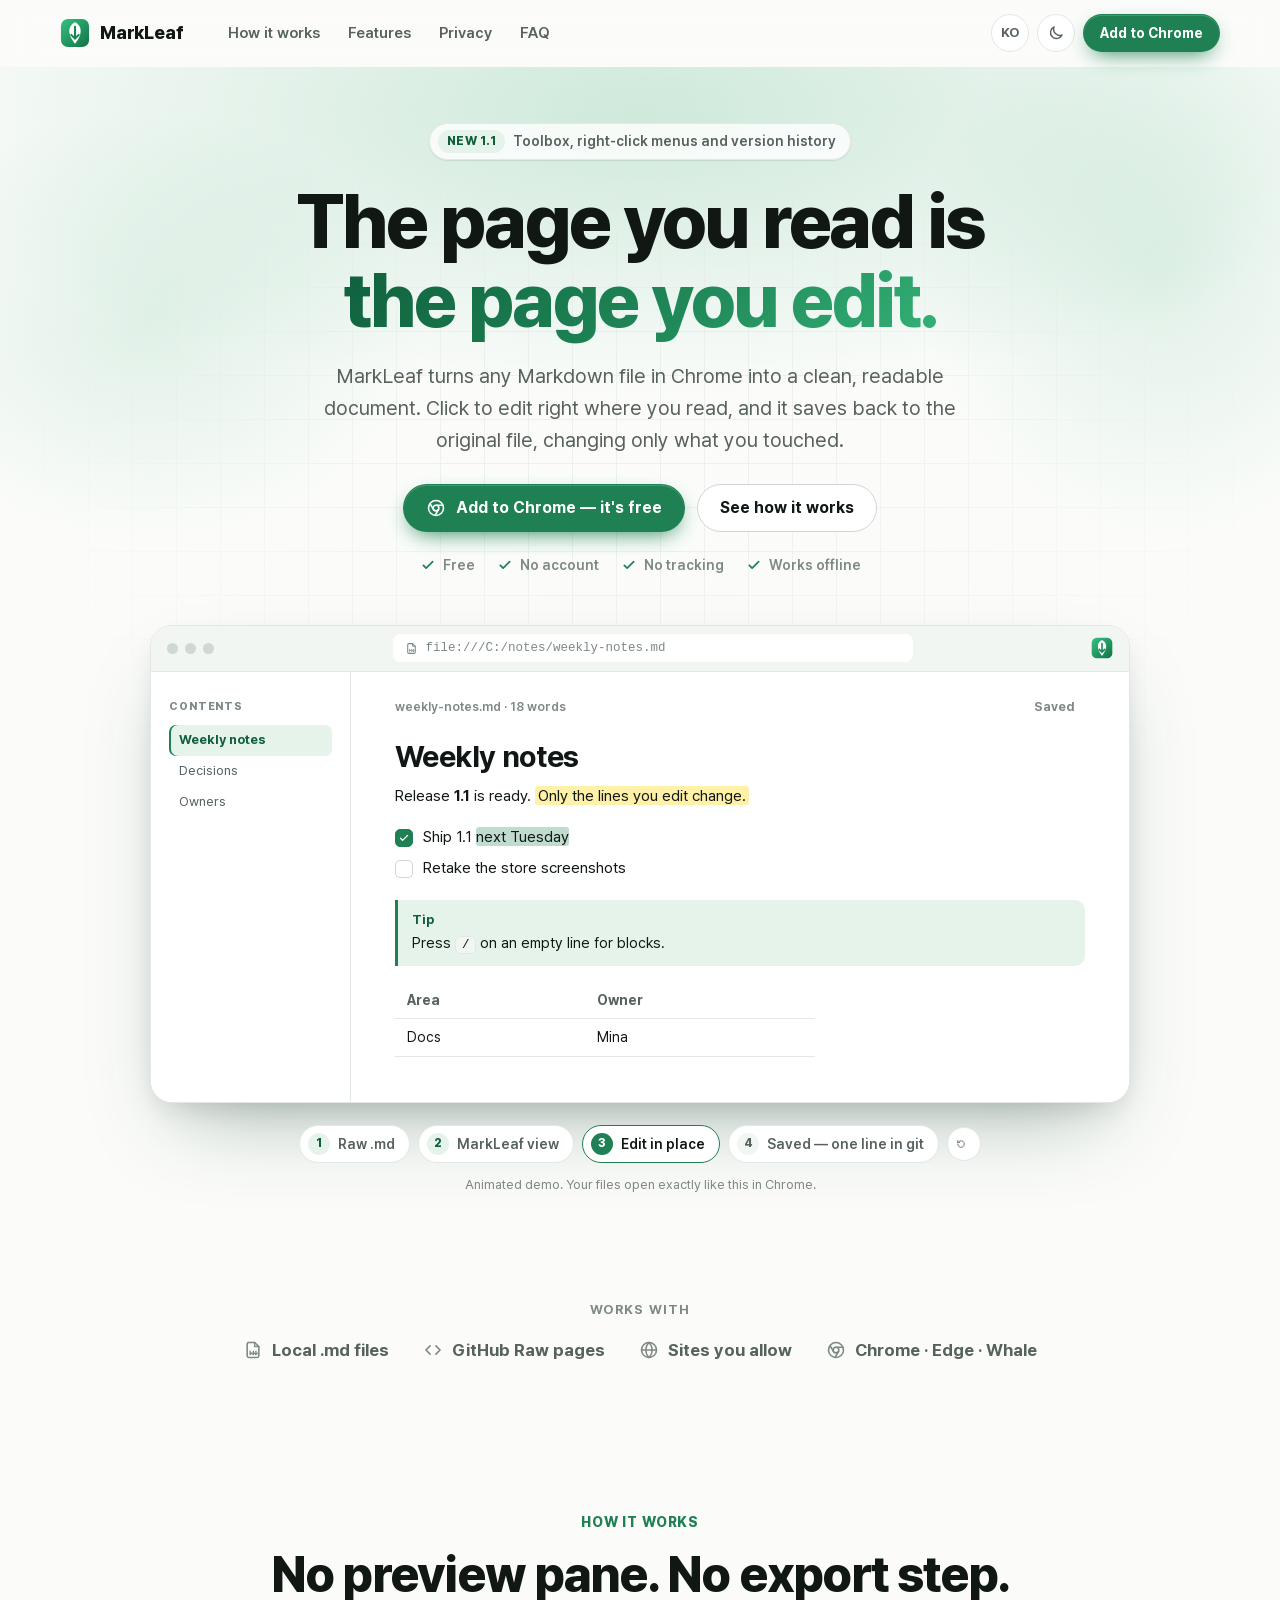
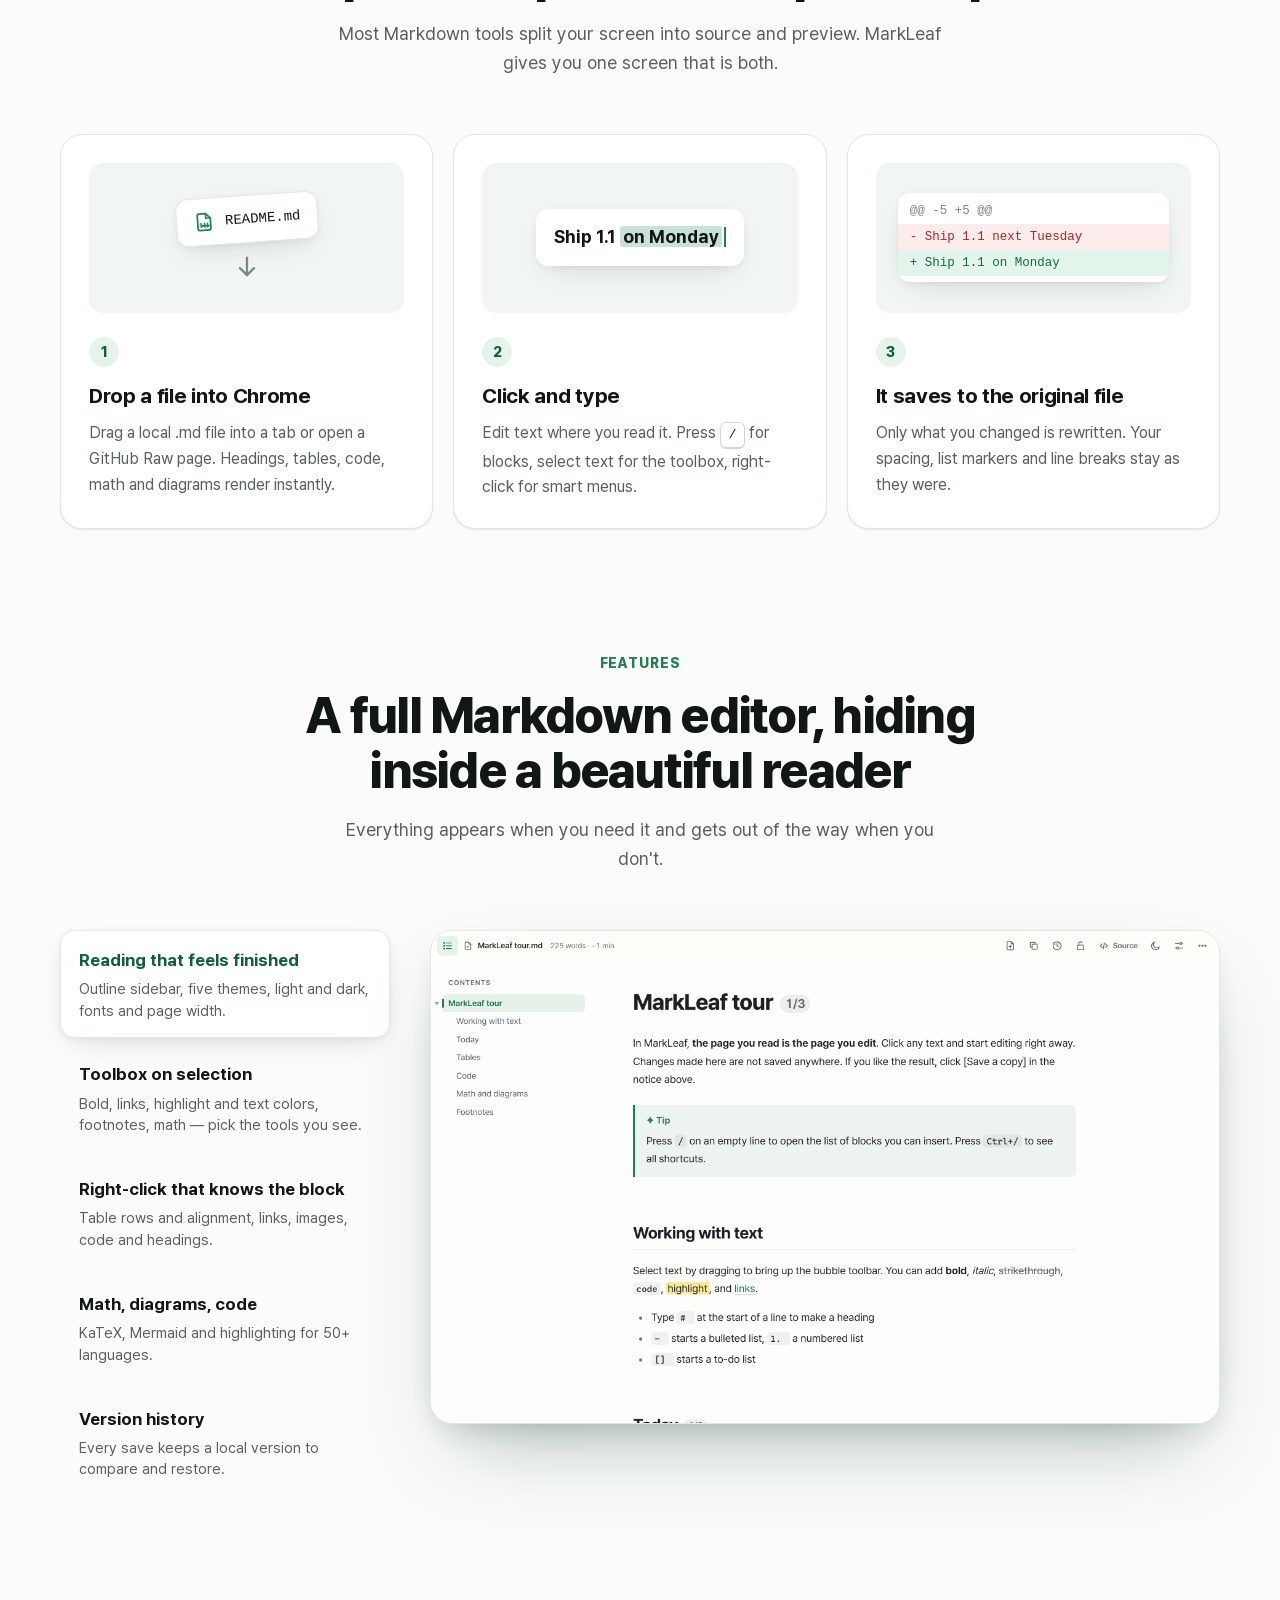
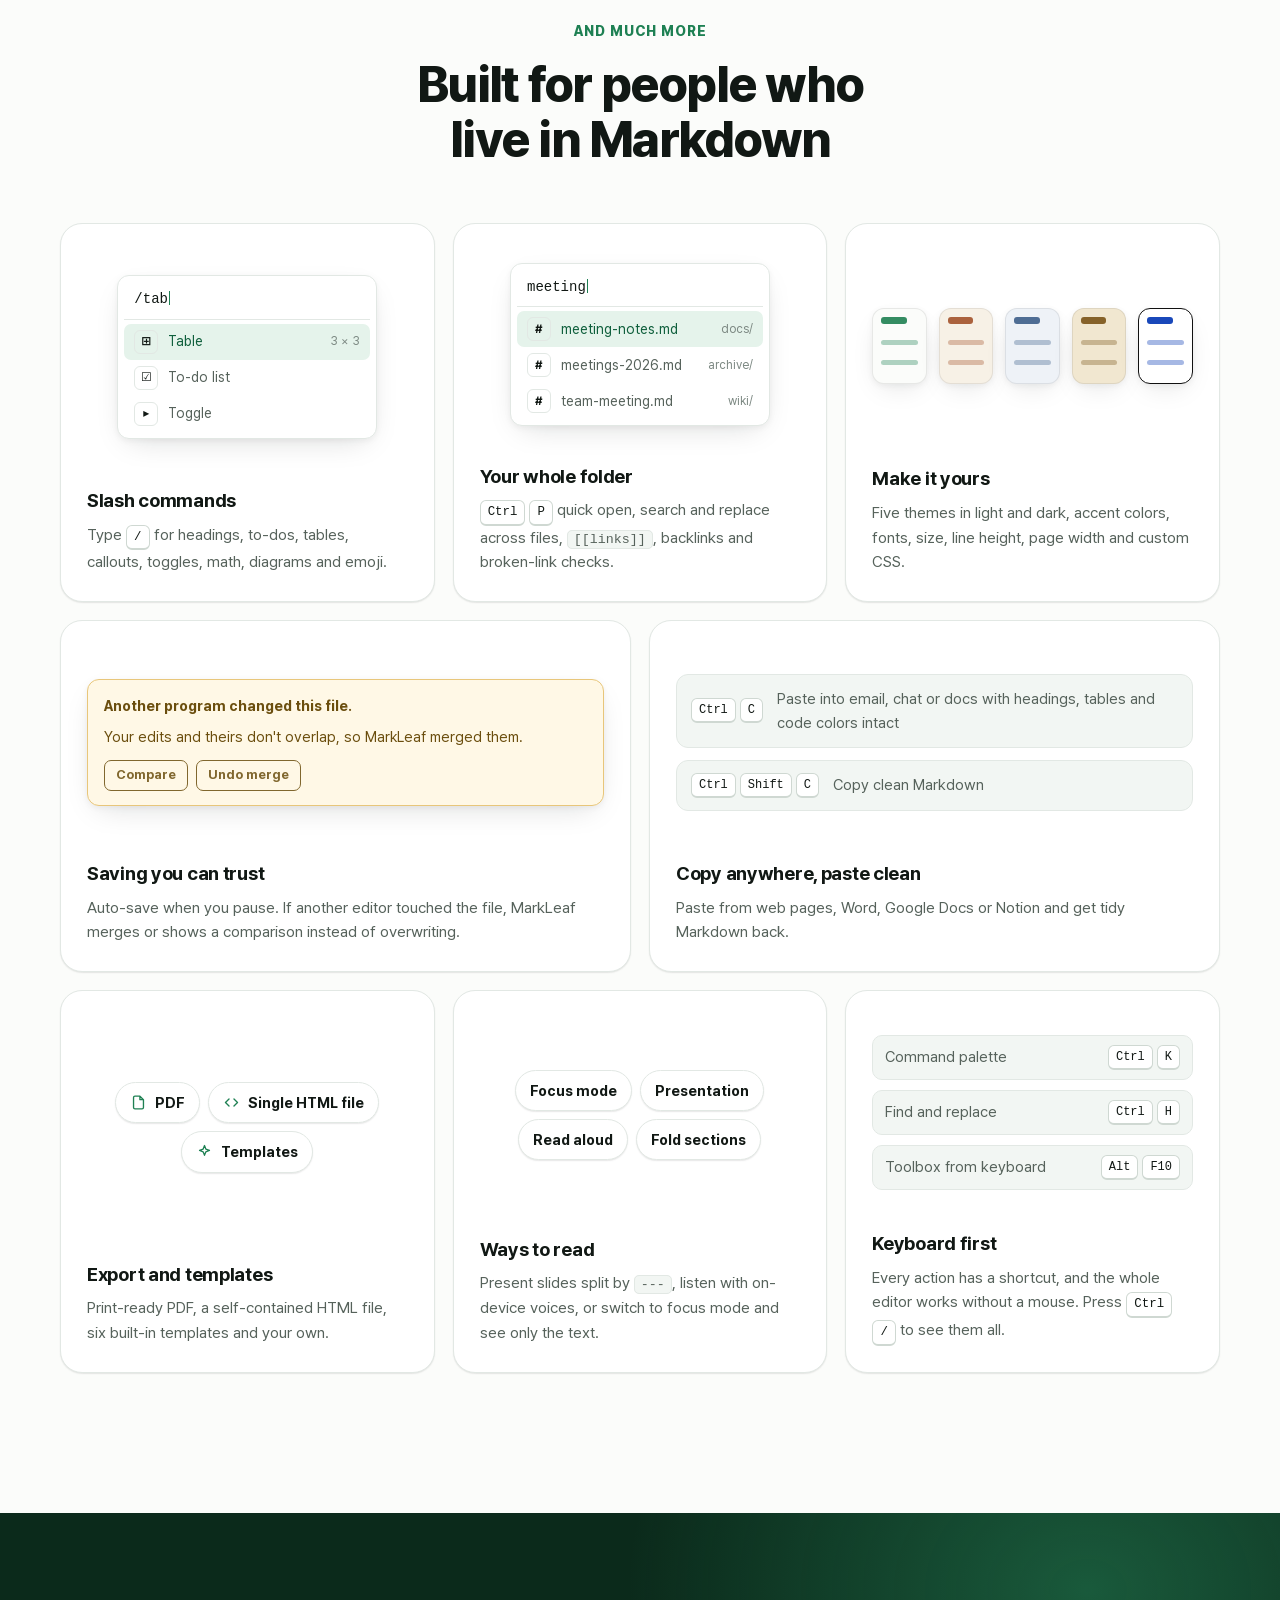
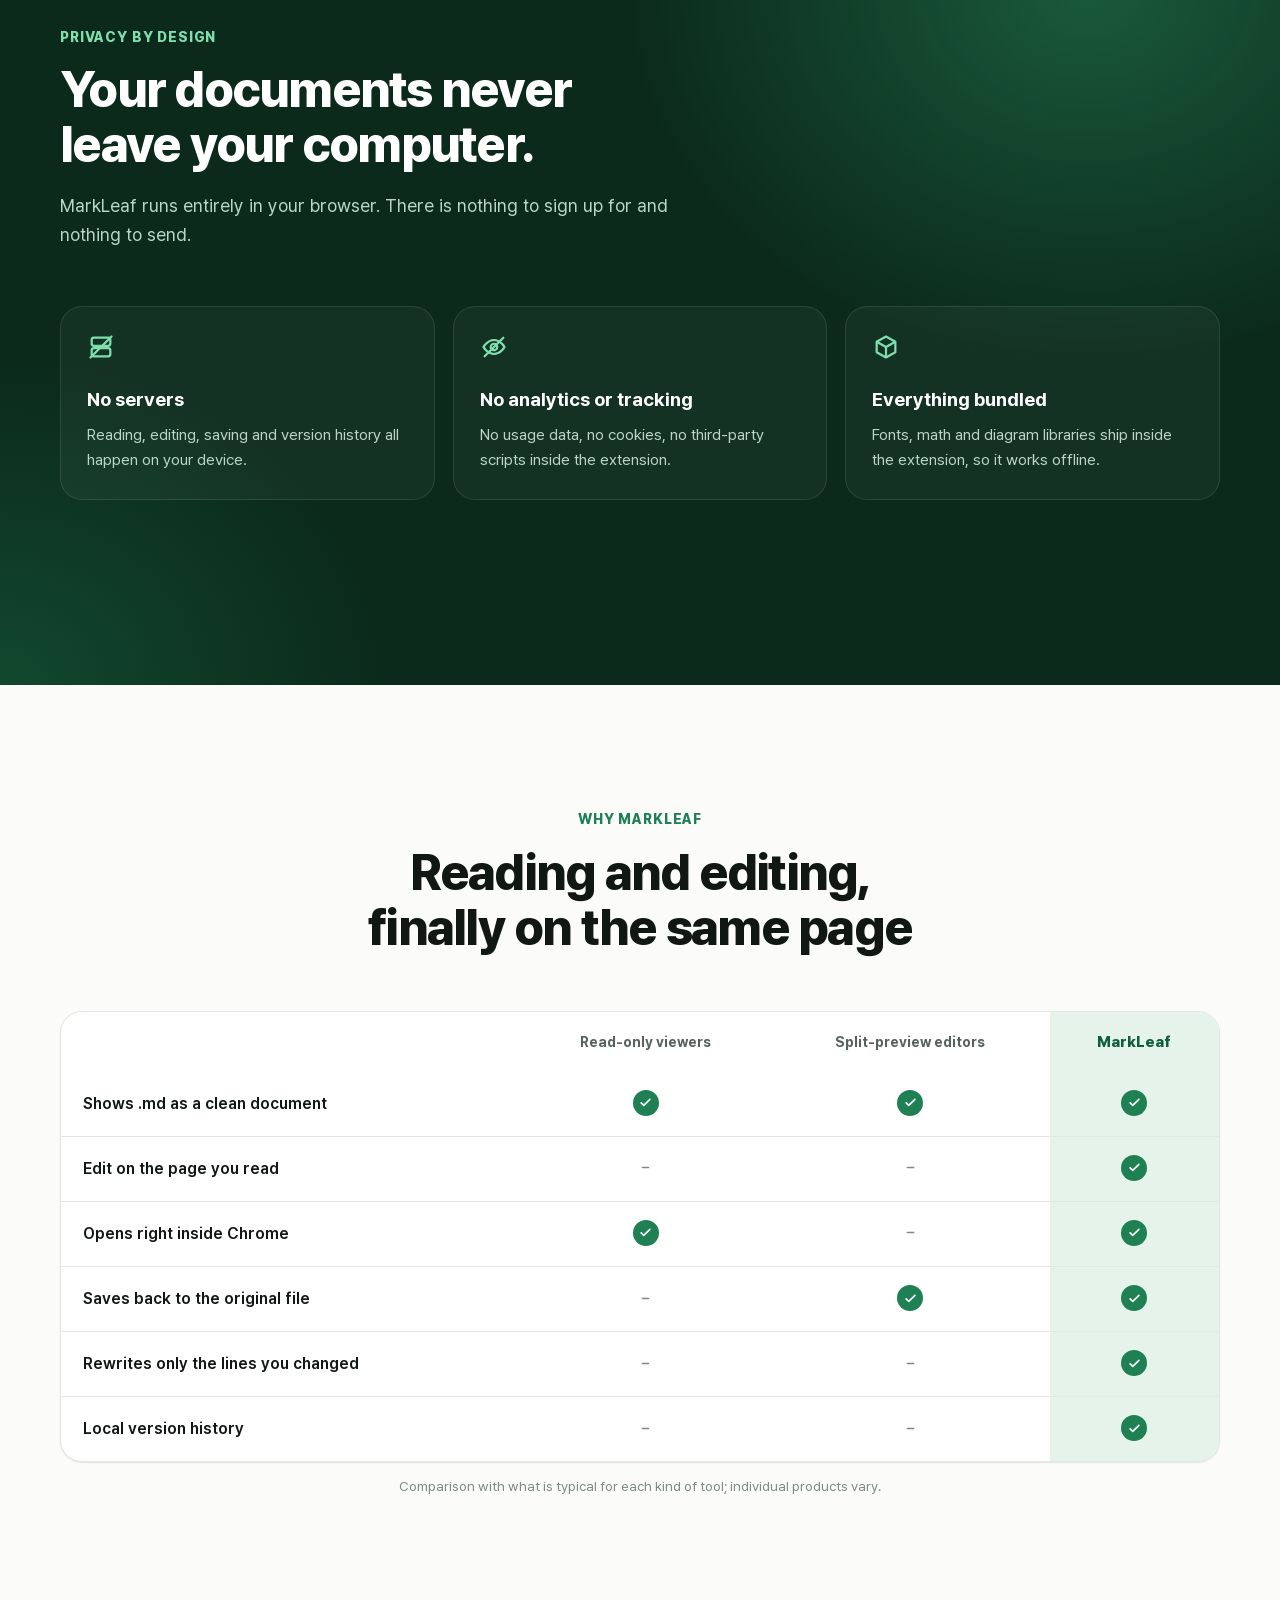
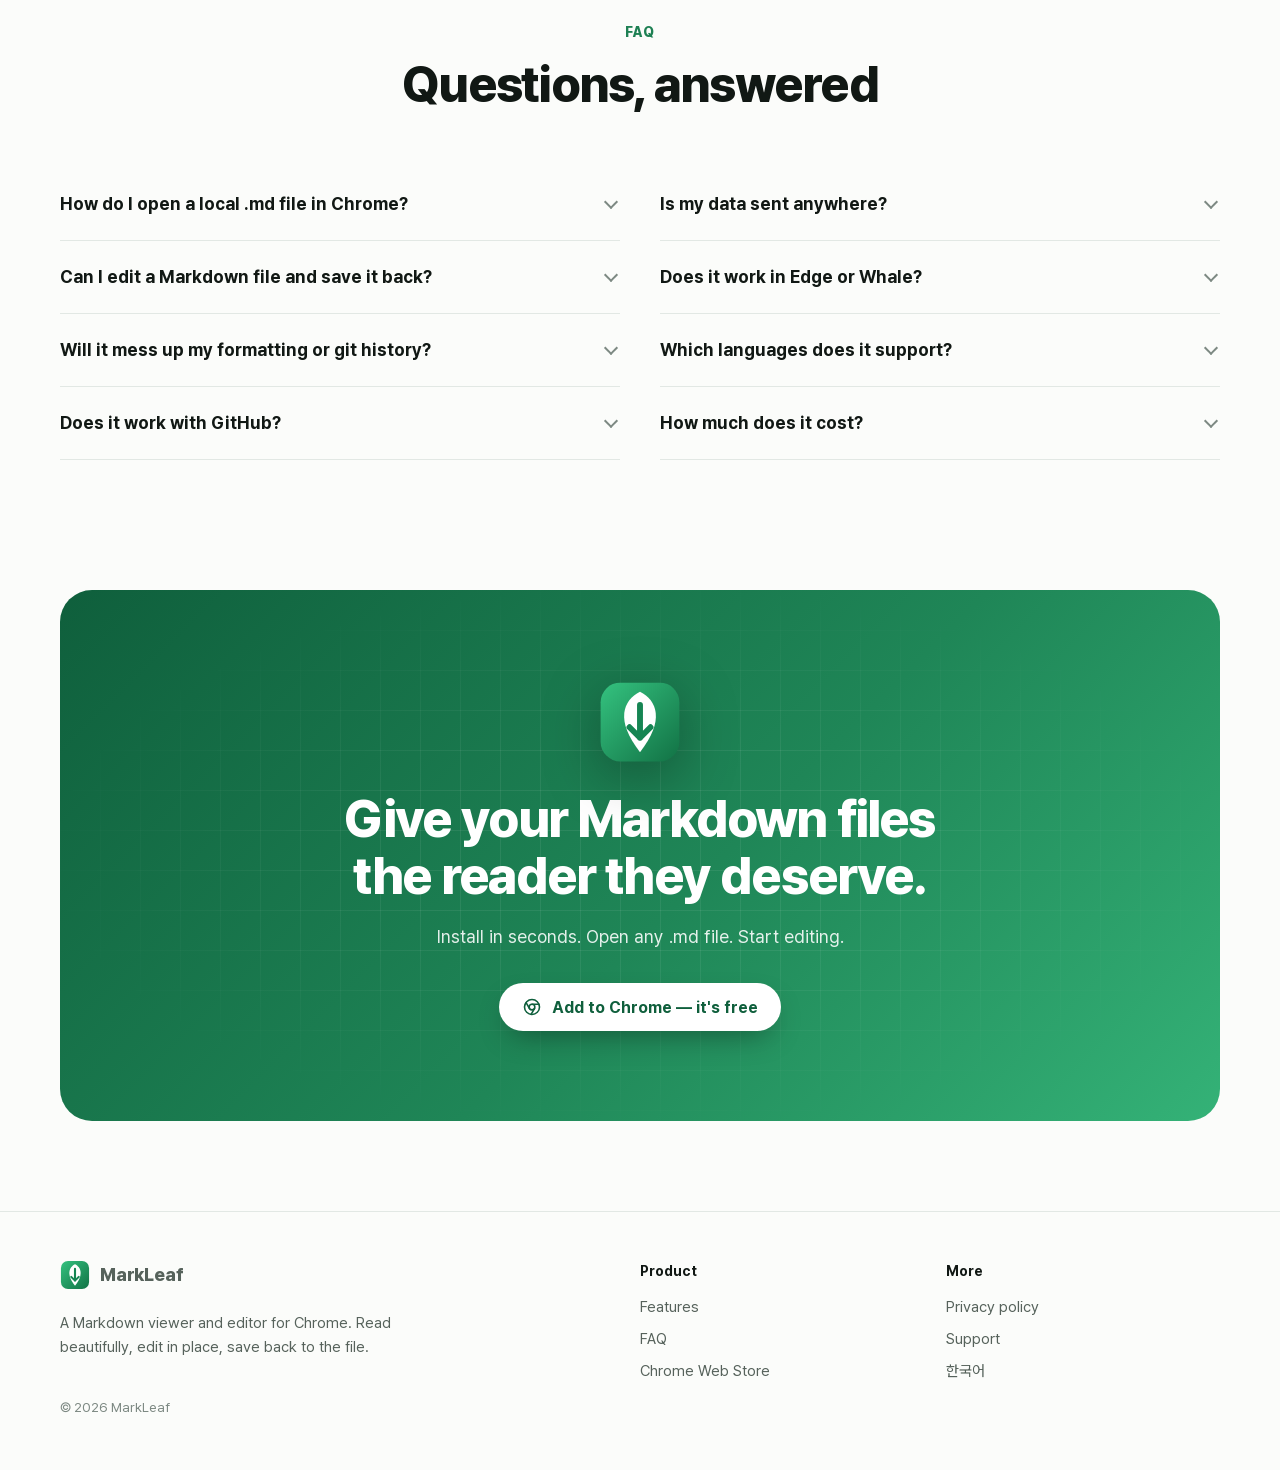
<file: index.html>
<!doctype html>
<html lang="en">
<head>
  <meta charset="utf-8">
  <meta name="viewport" content="width=device-width, initial-scale=1">
  <title>MarkLeaf – Markdown Viewer &amp; Editor for Chrome</title>
  <meta name="description" content="Open .md files in Chrome as clean documents and edit them right on the page. MarkLeaf saves back to the original file and changes only what you edited. Free, no account, no tracking.">
  <meta name="theme-color" content="#1e8053">
  <link rel="canonical" href="https://markleaf-site.vercel.app/">
  <link rel="alternate" hreflang="en" href="https://markleaf-site.vercel.app/">
  <link rel="alternate" hreflang="ko" href="https://markleaf-site.vercel.app/ko/">
  <link rel="alternate" hreflang="x-default" href="https://markleaf-site.vercel.app/">
  <link rel="icon" href="images/icon.svg" type="image/svg+xml">
  <meta property="og:type" content="website">
  <meta property="og:site_name" content="MarkLeaf">
  <meta property="og:title" content="MarkLeaf – Markdown Viewer & Editor for Chrome">
  <meta property="og:description" content="The page you read is the page you edit. Open .md files as clean documents, edit in place and save back to the original file.">
  <meta property="og:url" content="https://markleaf-site.vercel.app/">
  <meta property="og:image" content="https://markleaf-site.vercel.app/images/en/og.png">
  <meta property="og:image:width" content="1200">
  <meta property="og:image:height" content="630">
  <meta property="og:locale" content="en_US">
  <meta property="og:locale:alternate" content="ko_KR">
  <meta name="twitter:card" content="summary_large_image">
  <link rel="preload" href="images/en/screenshot-1-read.jpg" as="image">
  <link rel="stylesheet" href="style.css">
  <script>try{var t=localStorage.getItem('markleaf-site-theme');if(t==='dark'||t==='light')document.documentElement.dataset.theme=t}catch(e){}document.documentElement.classList.add('js')</script>
  <script src="site.js" defer></script>
  <script type="application/ld+json">
  {
    "@context": "https://schema.org",
    "@graph": [
      {
        "@type": "SoftwareApplication",
        "name": "MarkLeaf",
        "alternateName": "MarkLeaf – Markdown Viewer & Editor",
        "applicationCategory": "DeveloperApplication",
        "operatingSystem": "Chrome, Edge, Whale",
        "description": "A Markdown viewer and editor for Chrome. Opens .md files as clean documents, edits them in place and saves back to the original file.",
        "url": "https://markleaf-site.vercel.app/",
        "downloadUrl": "https://chromewebstore.google.com/detail/markleaf/cnhfebgieoikabibmdeafajkccchadia",
        "image": "https://markleaf-site.vercel.app/images/en/screenshot-1-read.jpg",
        "inLanguage": ["en", "ko"],
        "offers": { "@type": "Offer", "price": "0", "priceCurrency": "USD" }
      },
      {
        "@type": "FAQPage",
        "mainEntity": [
          { "@type": "Question", "name": "How do I open a local .md file in Chrome?", "acceptedAnswer": { "@type": "Answer", "text": "Install MarkLeaf and turn on \"Allow access to file URLs\" in Chrome's extension details for MarkLeaf. Then drag any .md file into a Chrome window and it opens as a readable document." } },
          { "@type": "Question", "name": "Can I edit a Markdown file and save it back?", "acceptedAnswer": { "@type": "Answer", "text": "Yes. Click the text and edit. The first time you save, Chrome asks you to pick the file or allow its folder. After that MarkLeaf saves automatically when you pause, rewriting only the parts you changed." } },
          { "@type": "Question", "name": "Is my data sent anywhere?", "acceptedAnswer": { "@type": "Answer", "text": "No. MarkLeaf has no servers, analytics or tracking, and all fonts and libraries are bundled in the extension." } },
          { "@type": "Question", "name": "How much does MarkLeaf cost?", "acceptedAnswer": { "@type": "Answer", "text": "MarkLeaf is free." } }
        ]
      }
    ]
  }
  </script>
</head>
<body>
  <svg width="0" height="0" style="position:absolute" aria-hidden="true">
    <symbol id="i-check" viewBox="0 0 24 24"><path d="M5 12.5l4.2 4.2L19 7" fill="none" stroke="currentColor" stroke-width="2.6" stroke-linecap="round" stroke-linejoin="round"/></symbol>
    <symbol id="i-dash" viewBox="0 0 24 24"><path d="M7 12h10" fill="none" stroke="currentColor" stroke-width="2.4" stroke-linecap="round"/></symbol>
    <symbol id="i-chrome" viewBox="0 0 24 24"><circle cx="12" cy="12" r="9" fill="none" stroke="currentColor" stroke-width="1.9"/><circle cx="12" cy="12" r="3.4" fill="none" stroke="currentColor" stroke-width="1.9"/><path d="M12 8.6h8.2M9 13.8l-4.1-7.1M15 13.8l-4.1 7.1" fill="none" stroke="currentColor" stroke-width="1.9" stroke-linecap="round"/></symbol>
    <symbol id="i-file" viewBox="0 0 24 24"><path d="M14 3H7a2 2 0 0 0-2 2v14a2 2 0 0 0 2 2h10a2 2 0 0 0 2-2V8z" fill="none" stroke="currentColor" stroke-width="1.9" stroke-linejoin="round"/><path d="M14 3v5h5M8.5 13.5v4l2-2 2 2v-4M15.5 13.5v4m-1.6-1.6 1.6 1.6 1.6-1.6" fill="none" stroke="currentColor" stroke-width="1.6" stroke-linecap="round" stroke-linejoin="round"/></symbol>
    <symbol id="i-code" viewBox="0 0 24 24"><path d="M8.5 7 3.5 12l5 5M15.5 7l5 5-5 5" fill="none" stroke="currentColor" stroke-width="1.9" stroke-linecap="round" stroke-linejoin="round"/></symbol>
    <symbol id="i-globe" viewBox="0 0 24 24"><circle cx="12" cy="12" r="9" fill="none" stroke="currentColor" stroke-width="1.9"/><path d="M3 12h18M12 3c2.6 2.6 3.8 5.6 3.8 9s-1.2 6.4-3.8 9c-2.6-2.6-3.8-5.6-3.8-9S9.4 5.6 12 3z" fill="none" stroke="currentColor" stroke-width="1.7"/></symbol>
    <symbol id="i-lock" viewBox="0 0 24 24"><rect x="5" y="10.5" width="14" height="10" rx="2.2" fill="none" stroke="currentColor" stroke-width="1.9"/><path d="M8.3 10.5V8a3.7 3.7 0 0 1 7.4 0v2.5" fill="none" stroke="currentColor" stroke-width="1.9"/></symbol>
    <symbol id="i-server" viewBox="0 0 24 24"><rect x="4" y="4" width="16" height="7" rx="2" fill="none" stroke="currentColor" stroke-width="1.9"/><rect x="4" y="13" width="16" height="7" rx="2" fill="none" stroke="currentColor" stroke-width="1.9"/><path d="M3 21 21 3" stroke="currentColor" stroke-width="1.9" stroke-linecap="round"/></symbol>
    <symbol id="i-eye-off" viewBox="0 0 24 24"><path d="M3 12s3.3-6 9-6 9 6 9 6-3.3 6-9 6-9-6-9-6z" fill="none" stroke="currentColor" stroke-width="1.9"/><circle cx="12" cy="12" r="2.8" fill="none" stroke="currentColor" stroke-width="1.9"/><path d="M4 20 20 4" stroke="currentColor" stroke-width="1.9" stroke-linecap="round"/></symbol>
    <symbol id="i-box" viewBox="0 0 24 24"><path d="M12 3 20 7.5v9L12 21l-8-4.5v-9z" fill="none" stroke="currentColor" stroke-width="1.9" stroke-linejoin="round"/><path d="M4 7.5 12 12l8-4.5M12 12v9" fill="none" stroke="currentColor" stroke-width="1.9" stroke-linejoin="round"/></symbol>
    <symbol id="i-arrow-down" viewBox="0 0 24 24"><path d="M12 4v15m-6-6 6 6 6-6" fill="none" stroke="currentColor" stroke-width="2" stroke-linecap="round" stroke-linejoin="round"/></symbol>
    <symbol id="i-arrow-right" viewBox="0 0 24 24"><path d="M4 12h15m-6-6 6 6-6 6" fill="none" stroke="currentColor" stroke-width="2" stroke-linecap="round" stroke-linejoin="round"/></symbol>
    <symbol id="i-replay" viewBox="0 0 24 24"><path d="M4 12a8 8 0 1 0 2.4-5.7M4 4v4.5h4.5" fill="none" stroke="currentColor" stroke-width="2" stroke-linecap="round" stroke-linejoin="round"/></symbol>
    <symbol id="i-sun" viewBox="0 0 24 24"><circle cx="12" cy="12" r="4" fill="none" stroke="currentColor" stroke-width="1.9"/><path d="M12 2.5v2.2M12 19.3v2.2M4.6 4.6l1.6 1.6M17.8 17.8l1.6 1.6M2.5 12h2.2M19.3 12h2.2M4.6 19.4l1.6-1.6M17.8 6.2l1.6-1.6" stroke="currentColor" stroke-width="1.9" stroke-linecap="round"/></symbol>
    <symbol id="i-moon" viewBox="0 0 24 24"><path d="M20 14.5A8 8 0 0 1 9.5 4a8 8 0 1 0 10.5 10.5z" fill="none" stroke="currentColor" stroke-width="1.9" stroke-linejoin="round"/></symbol>
    <symbol id="i-pdf" viewBox="0 0 24 24"><path d="M14 3H7a2 2 0 0 0-2 2v14a2 2 0 0 0 2 2h10a2 2 0 0 0 2-2V8z M14 3v5h5" fill="none" stroke="currentColor" stroke-width="1.9" stroke-linejoin="round"/></symbol>
    <symbol id="i-sparkle" viewBox="0 0 24 24"><path d="M12 3.5l1.9 5.1 5.1 1.9-5.1 1.9L12 17.5l-1.9-5.1L5 10.5l5.1-1.9z" fill="none" stroke="currentColor" stroke-width="1.8" stroke-linejoin="round"/></symbol>
  </svg>

  <a class="skip" href="#main">Skip to content</a>

  <header class="nav">
    <div class="wrap nav__inner">
      <a class="brand" href="./" aria-label="MarkLeaf home"><img src="images/icon.svg" alt="" width="30" height="30">MarkLeaf</a>
      <nav class="nav__links" aria-label="Sections">
        <a href="#how">How it works</a>
        <a href="#tour">Features</a>
        <a href="#privacy">Privacy</a>
        <a href="#faq">FAQ</a>
      </nav>
      <div class="nav__actions">
        <a class="icon-button" href="ko/" hreflang="ko" lang="ko" aria-label="한국어로 보기">KO</a>
        <button class="icon-button" type="button" data-theme-toggle aria-label="Dark mode" aria-pressed="false">
          <svg class="theme-icon--light" aria-hidden="true"><use href="#i-moon"/></svg>
          <svg class="theme-icon--dark" aria-hidden="true"><use href="#i-sun"/></svg>
        </button>
        <a class="button button--primary button--small nav__cta" href="https://chromewebstore.google.com/detail/markleaf/cnhfebgieoikabibmdeafajkccchadia?utm_source=markleaf-site&amp;utm_medium=nav">Add to Chrome</a>
      </div>
    </div>
  </header>

  <main id="main">
    <section class="hero">
      <div class="wrap">
        <a class="eyebrow" href="#tour" data-reveal><span class="eyebrow__tag">NEW 1.1</span>Toolbox, right-click menus and version history</a>
        <h1 data-reveal>The page you read is<br> <span class="gradient-text nowrap">the page you edit.</span></h1>
        <p class="hero__lead" data-reveal data-reveal-delay="1">MarkLeaf turns any Markdown file in Chrome into a clean, readable document. Click to edit right where you read, and it saves back to the original file, changing only what you touched.</p>
        <div class="hero__actions" data-reveal data-reveal-delay="2">
          <a class="button button--primary" href="https://chromewebstore.google.com/detail/markleaf/cnhfebgieoikabibmdeafajkccchadia?utm_source=markleaf-site&amp;utm_medium=hero">
            <svg aria-hidden="true"><use href="#i-chrome"/></svg>Add to Chrome — it's free
          </a>
          <a class="button button--ghost" href="#how">See how it works</a>
        </div>
        <ul class="hero__trust" data-reveal data-reveal-delay="2">
          <li><svg aria-hidden="true"><use href="#i-check"/></svg>Free</li>
          <li><svg aria-hidden="true"><use href="#i-check"/></svg>No account</li>
          <li><svg aria-hidden="true"><use href="#i-check"/></svg>No tracking</li>
          <li><svg aria-hidden="true"><use href="#i-check"/></svg>Works offline</li>
        </ul>

        <div class="demo" data-demo data-stage="saved" data-reveal>
          <div class="window">
            <div class="window__chrome">
              <span class="window__dots" aria-hidden="true"><i></i><i></i><i></i></span>
              <span class="window__url"><svg aria-hidden="true"><use href="#i-file"/></svg>file:///C:/notes/weekly-notes.md</span>
              <img class="window__ext" src="images/icon.svg" alt="" width="22" height="22">
            </div>
            <div class="demo__stage">
              <pre class="demo__raw" aria-hidden="true"><b>#</b> Weekly notes

Release <b>**</b>1.1<b>**</b> is ready. Only the lines you edit change.

<b>- [x]</b> Ship 1.1 next Tuesday
<b>- [ ]</b> Retake the store screenshots

<b>&gt; [!TIP]</b>
<b>&gt;</b> Press <b>`</b>/<b>`</b> on an empty line for blocks.

<b>|</b> Area <b>|</b> Owner <b>|</b>
<b>|------|-------|</b>
<b>|</b> Docs <b>|</b> Mina  <b>|</b></pre>
              <div class="demo__doc">
                <div class="demo__toc" aria-hidden="true">
                  <p>Contents</p>
                  <span>Weekly notes</span>
                  <span>Decisions</span>
                  <span>Owners</span>
                </div>
                <div class="demo__page">
                  <div class="demo__bar">weekly-notes.md · 18 words
                    <span class="demo__save" data-demo-save data-state="saved" data-label-idle="Saved" data-label-unsaved="● Unsaved" data-label-saving="Saving…" data-label-saved="✓ Saved">✓ Saved</span>
                  </div>
                  <h3>Weekly notes</h3>
                  <p>Release <strong>1.1</strong> is ready. <mark>Only the lines you edit change.</mark></p>
                  <ul class="demo__tasks">
                    <li><span class="demo__check demo__check--done"><svg aria-hidden="true"><use href="#i-check"/></svg></span><span>Ship 1.1 <span class="demo__edit" data-demo-edit data-before="next Tuesday" data-after="on Monday">on Monday</span></span></li>
                    <li><span class="demo__check"></span><span>Retake the store screenshots</span></li>
                  </ul>
                  <div class="demo__callout"><strong>Tip</strong>Press <code>/</code> on an empty line for blocks.</div>
                  <table class="demo__table">
                    <thead><tr><th>Area</th><th>Owner</th></tr></thead>
                    <tbody><tr><td>Docs</td><td>Mina</td></tr></tbody>
                  </table>
                </div>
              </div>
              <div class="demo__diff" aria-hidden="true">
                <div class="demo__diff-head"><span>git diff weekly-notes.md</span><span>1 line changed</span></div>
                <pre><span class="diff-hunk">@@ -5 +5 @@</span><span class="diff-del">- - [x] Ship 1.1 next Tuesday</span><span class="diff-add">+ - [x] Ship 1.1 on Monday</span></pre>
              </div>
            </div>
          </div>
          <ol class="demo__steps" aria-label="Demo steps">
            <li><button type="button" data-demo-step="raw"><span>1</span>Raw .md</button></li>
            <li><button type="button" data-demo-step="doc"><span>2</span>MarkLeaf view</button></li>
            <li><button type="button" data-demo-step="edit"><span>3</span>Edit in place</button></li>
            <li><button type="button" data-demo-step="saved"><span>4</span>Saved — one line in git</button></li>
            <li><button class="icon-button demo__replay" type="button" data-demo-replay aria-label="Replay demo"><svg aria-hidden="true"><use href="#i-replay"/></svg></button></li>
          </ol>
          <p class="demo__note">Animated demo. Your files open exactly like this in Chrome.</p>
        </div>
      </div>
    </section>

    <section class="works" aria-label="Works with">
      <div class="wrap">
        <p>Works with</p>
        <ul>
          <li><svg aria-hidden="true"><use href="#i-file"/></svg>Local .md files</li>
          <li><svg aria-hidden="true"><use href="#i-code"/></svg>GitHub Raw pages</li>
          <li><svg aria-hidden="true"><use href="#i-globe"/></svg>Sites you allow</li>
          <li><svg aria-hidden="true"><use href="#i-chrome"/></svg>Chrome · Edge · Whale</li>
        </ul>
      </div>
    </section>

    <section class="section" id="how">
      <div class="wrap">
        <div class="section__head" data-reveal>
          <span class="kicker">How it works</span>
          <h2>No preview pane. No export step.</h2>
          <p>Most Markdown tools split your screen into source and preview. MarkLeaf gives you one screen that is both.</p>
        </div>
        <ol class="steps">
          <li class="step" data-reveal>
            <div class="step__visual step__visual--drop" aria-hidden="true">
              <span class="file-chip"><svg><use href="#i-file"/></svg>README.md</span>
              <svg class="drop-arrow"><use href="#i-arrow-down"/></svg>
            </div>
            <span class="step__num">1</span>
            <h3>Drop a file into Chrome</h3>
            <p>Drag a local .md file into a tab or open a GitHub Raw page. Headings, tables, code, math and diagrams render instantly.</p>
          </li>
          <li class="step" data-reveal data-reveal-delay="1">
            <div class="step__visual" aria-hidden="true">
              <span class="type-line">Ship 1.1 <em>on Monday</em><i></i></span>
            </div>
            <span class="step__num">2</span>
            <h3>Click and type</h3>
            <p>Edit text where you read it. Press <kbd>/</kbd> for blocks, select text for the toolbox, right-click for smart menus.</p>
          </li>
          <li class="step" data-reveal data-reveal-delay="2">
            <div class="step__visual" aria-hidden="true">
              <div class="mini-diff"><span>@@ -5 +5 @@</span><span class="diff-del">- Ship 1.1 next Tuesday</span><span class="diff-add">+ Ship 1.1 on Monday</span></div>
            </div>
            <span class="step__num">3</span>
            <h3>It saves to the original file</h3>
            <p>Only what you changed is rewritten. Your spacing, list markers and line breaks stay as they were.</p>
          </li>
        </ol>
      </div>
    </section>

    <section class="section" id="tour">
      <div class="wrap">
        <div class="section__head" data-reveal>
          <span class="kicker">Features</span>
          <h2>A full Markdown editor, hiding inside a beautiful reader</h2>
          <p>Everything appears when you need it and gets out of the way when you don't.</p>
        </div>
        <div class="tour" data-tabs data-reveal>
          <div class="tour__tabs" role="tablist" aria-label="Feature tour">
            <button class="tour__tab" type="button" role="tab" id="tab-read" aria-controls="panel-read" aria-selected="true"><strong>Reading that feels finished</strong><small>Outline sidebar, five themes, light and dark, fonts and page width.</small></button>
            <button class="tour__tab" type="button" role="tab" id="tab-toolbox" aria-controls="panel-toolbox" aria-selected="false" tabindex="-1"><strong>Toolbox on selection</strong><small>Bold, links, highlight and text colors, footnotes, math — pick the tools you see.</small></button>
            <button class="tour__tab" type="button" role="tab" id="tab-menu" aria-controls="panel-menu" aria-selected="false" tabindex="-1"><strong>Right-click that knows the block</strong><small>Table rows and alignment, links, images, code and headings.</small></button>
            <button class="tour__tab" type="button" role="tab" id="tab-math" aria-controls="panel-math" aria-selected="false" tabindex="-1"><strong>Math, diagrams, code</strong><small>KaTeX, Mermaid and highlighting for 50+ languages.</small></button>
            <button class="tour__tab" type="button" role="tab" id="tab-history" aria-controls="panel-history" aria-selected="false" tabindex="-1"><strong>Version history</strong><small>Every save keeps a local version to compare and restore.</small></button>
          </div>
          <div>
            <figure class="tour__panel" role="tabpanel" id="panel-read" aria-labelledby="tab-read">
              <div class="window"><img src="images/en/screenshot-1-read.jpg" alt="A Markdown document in MarkLeaf with an outline sidebar" width="2560" height="1600"></div>
            </figure>
            <figure class="tour__panel" role="tabpanel" id="panel-toolbox" aria-labelledby="tab-toolbox" hidden>
              <div class="window"><img src="images/en/screenshot-2-toolbox.jpg" alt="Selected text with the formatting toolbox and color panel" width="2560" height="1600" loading="lazy"></div>
            </figure>
            <figure class="tour__panel" role="tabpanel" id="panel-menu" aria-labelledby="tab-menu" hidden>
              <div class="window"><img src="images/en/screenshot-3-context-menu.jpg" alt="Right-click menu on a table cell with alignment options" width="2560" height="1600" loading="lazy"></div>
            </figure>
            <figure class="tour__panel" role="tabpanel" id="panel-math" aria-labelledby="tab-math" hidden>
              <div class="window"><img src="images/en/screenshot-4-math-diagram-dark.jpg" alt="Dark mode with highlighted code, a formula and a flow diagram" width="2560" height="1600" loading="lazy"></div>
            </figure>
            <figure class="tour__panel" role="tabpanel" id="panel-history" aria-labelledby="tab-history" hidden>
              <div class="window"><img src="images/en/screenshot-5-history.jpg" alt="Version history comparing two saved versions" width="2560" height="1600" loading="lazy"></div>
            </figure>
          </div>
        </div>
      </div>
    </section>

    <section class="section" id="more">
      <div class="wrap">
        <div class="section__head" data-reveal>
          <span class="kicker">And much more</span>
          <h2>Built for people who live in Markdown</h2>
        </div>
        <div class="bento">
          <article class="card card--2" data-reveal>
            <div class="card__visual" aria-hidden="true">
              <div class="mock-menu">
                <div class="mock-menu__query">/tab<i></i></div>
                <span data-active><b>⊞</b>Table<small>3 × 3</small></span>
                <span><b>☑</b>To-do list</span>
                <span><b>▸</b>Toggle</span>
              </div>
            </div>
            <h3>Slash commands</h3>
            <p>Type <kbd>/</kbd> for headings, to-dos, tables, callouts, toggles, math, diagrams and emoji.</p>
          </article>
          <article class="card card--2" data-reveal data-reveal-delay="1">
            <div class="card__visual" aria-hidden="true">
              <div class="mock-menu">
                <div class="mock-menu__query">meeting<i></i></div>
                <span data-active><b>#</b>meeting-notes.md<small>docs/</small></span>
                <span><b>#</b>meetings-2026.md<small>archive/</small></span>
                <span><b>#</b>team-meeting.md<small>wiki/</small></span>
              </div>
            </div>
            <h3>Your whole folder</h3>
            <p><kbd>Ctrl</kbd> <kbd>P</kbd> quick open, search and replace across files, <code>[[links]]</code>, backlinks and broken-link checks.</p>
          </article>
          <article class="card card--2" data-reveal data-reveal-delay="2">
            <div class="card__visual" aria-hidden="true">
              <div class="swatches">
                <span class="swatch swatch--leaf"><i></i><i></i><i></i></span>
                <span class="swatch swatch--paper"><i></i><i></i><i></i></span>
                <span class="swatch swatch--slate"><i></i><i></i><i></i></span>
                <span class="swatch swatch--sepia"><i></i><i></i><i></i></span>
                <span class="swatch swatch--contrast"><i></i><i></i><i></i></span>
              </div>
            </div>
            <h3>Make it yours</h3>
            <p>Five themes in light and dark, accent colors, fonts, size, line height, page width and custom CSS.</p>
          </article>
          <article class="card card--3" data-reveal>
            <div class="card__visual" aria-hidden="true">
              <div class="notice-mock">
                <strong>Another program changed this file.</strong>
                Your edits and theirs don't overlap, so MarkLeaf merged them.
                <div class="notice-mock__actions" style="margin-top:12px"><span>Compare</span><span>Undo merge</span></div>
              </div>
            </div>
            <h3>Saving you can trust</h3>
            <p>Auto-save when you pause. If another editor touched the file, MarkLeaf merges or shows a comparison instead of overwriting.</p>
          </article>
          <article class="card card--3" data-reveal data-reveal-delay="1">
            <div class="card__visual" aria-hidden="true">
              <div class="copy-rows">
                <div><span><kbd>Ctrl</kbd><kbd>C</kbd></span><span>Paste into email, chat or docs with headings, tables and code colors intact</span></div>
                <div><span><kbd>Ctrl</kbd><kbd>Shift</kbd><kbd>C</kbd></span><span>Copy clean Markdown</span></div>
              </div>
            </div>
            <h3>Copy anywhere, paste clean</h3>
            <p>Paste from web pages, Word, Google Docs or Notion and get tidy Markdown back.</p>
          </article>
          <article class="card card--2" data-reveal>
            <div class="card__visual" aria-hidden="true">
              <div class="chips"><span class="chip"><svg><use href="#i-pdf"/></svg>PDF</span><span class="chip"><svg><use href="#i-code"/></svg>Single HTML file</span><span class="chip"><svg><use href="#i-sparkle"/></svg>Templates</span></div>
            </div>
            <h3>Export and templates</h3>
            <p>Print-ready PDF, a self-contained HTML file, six built-in templates and your own.</p>
          </article>
          <article class="card card--2" data-reveal data-reveal-delay="1">
            <div class="card__visual" aria-hidden="true">
              <div class="chips"><span class="chip">Focus mode</span><span class="chip">Presentation</span><span class="chip">Read aloud</span><span class="chip">Fold sections</span></div>
            </div>
            <h3>Ways to read</h3>
            <p>Present slides split by <code>---</code>, listen with on-device voices, or switch to focus mode and see only the text.</p>
          </article>
          <article class="card card--2" data-reveal data-reveal-delay="2">
            <div class="card__visual" aria-hidden="true">
              <div class="kbd-grid">
                <div>Command palette<span><kbd>Ctrl</kbd><kbd>K</kbd></span></div>
                <div>Find and replace<span><kbd>Ctrl</kbd><kbd>H</kbd></span></div>
                <div>Toolbox from keyboard<span><kbd>Alt</kbd><kbd>F10</kbd></span></div>
              </div>
            </div>
            <h3>Keyboard first</h3>
            <p>Every action has a shortcut, and the whole editor works without a mouse. Press <kbd>Ctrl</kbd> <kbd>/</kbd> to see them all.</p>
          </article>
        </div>
      </div>
    </section>

    <section class="privacy" id="privacy">
      <div class="wrap">
        <span class="kicker" data-reveal>Privacy by design</span>
        <h2 data-reveal>Your documents never leave your computer.</h2>
        <p class="privacy__lead" data-reveal>MarkLeaf runs entirely in your browser. There is nothing to sign up for and nothing to send.</p>
        <div class="privacy__grid">
          <div class="privacy__item" data-reveal>
            <svg aria-hidden="true"><use href="#i-server"/></svg>
            <h3>No servers</h3>
            <p>Reading, editing, saving and version history all happen on your device.</p>
          </div>
          <div class="privacy__item" data-reveal data-reveal-delay="1">
            <svg aria-hidden="true"><use href="#i-eye-off"/></svg>
            <h3>No analytics or tracking</h3>
            <p>No usage data, no cookies, no third-party scripts inside the extension.</p>
          </div>
          <div class="privacy__item" data-reveal data-reveal-delay="2">
            <svg aria-hidden="true"><use href="#i-box"/></svg>
            <h3>Everything bundled</h3>
            <p>Fonts, math and diagram libraries ship inside the extension, so it works offline.</p>
          </div>
        </div>
        <p class="permissions" data-reveal>
          It asks for only: <code>storage</code> <code>activeTab</code> <code>scripting</code> <code>file:///*</code> <code>raw.githubusercontent.com</code>
          <a href="https://serbi2012.github.io/markleaf-privacy/">Read the privacy policy →</a>
        </p>
      </div>
    </section>

    <section class="section" id="compare">
      <div class="wrap">
        <div class="section__head" data-reveal>
          <span class="kicker">Why MarkLeaf</span>
          <h2>Reading and editing, finally on the same page</h2>
        </div>
        <div class="compare" data-reveal>
          <table>
            <thead>
              <tr><th scope="col"><span class="sr-only">Feature</span></th><th scope="col">Read-only viewers</th><th scope="col">Split-preview editors</th><th scope="col" class="is-us">MarkLeaf</th></tr>
            </thead>
            <tbody>
              <tr><th scope="row">Shows .md as a clean document</th><td><span class="yes" aria-label="Yes"><svg><use href="#i-check"/></svg></span></td><td><span class="yes" aria-label="Yes"><svg><use href="#i-check"/></svg></span></td><td class="is-us"><span class="yes" aria-label="Yes"><svg><use href="#i-check"/></svg></span></td></tr>
              <tr><th scope="row">Edit on the page you read</th><td><span class="no" aria-label="No"><svg><use href="#i-dash"/></svg></span></td><td><span class="no" aria-label="No"><svg><use href="#i-dash"/></svg></span></td><td class="is-us"><span class="yes" aria-label="Yes"><svg><use href="#i-check"/></svg></span></td></tr>
              <tr><th scope="row">Opens right inside Chrome</th><td><span class="yes" aria-label="Yes"><svg><use href="#i-check"/></svg></span></td><td><span class="no" aria-label="No"><svg><use href="#i-dash"/></svg></span></td><td class="is-us"><span class="yes" aria-label="Yes"><svg><use href="#i-check"/></svg></span></td></tr>
              <tr><th scope="row">Saves back to the original file</th><td><span class="no" aria-label="No"><svg><use href="#i-dash"/></svg></span></td><td><span class="yes" aria-label="Yes"><svg><use href="#i-check"/></svg></span></td><td class="is-us"><span class="yes" aria-label="Yes"><svg><use href="#i-check"/></svg></span></td></tr>
              <tr><th scope="row">Rewrites only the lines you changed</th><td><span class="no" aria-label="No"><svg><use href="#i-dash"/></svg></span></td><td><span class="no" aria-label="Varies"><svg><use href="#i-dash"/></svg></span></td><td class="is-us"><span class="yes" aria-label="Yes"><svg><use href="#i-check"/></svg></span></td></tr>
              <tr><th scope="row">Local version history</th><td><span class="no" aria-label="No"><svg><use href="#i-dash"/></svg></span></td><td><span class="no" aria-label="Varies"><svg><use href="#i-dash"/></svg></span></td><td class="is-us"><span class="yes" aria-label="Yes"><svg><use href="#i-check"/></svg></span></td></tr>
            </tbody>
          </table>
        </div>
        <p class="compare__note">Comparison with what is typical for each kind of tool; individual products vary.</p>
      </div>
    </section>

    <section class="section" id="faq">
      <div class="wrap">
        <div class="section__head" data-reveal>
          <span class="kicker">FAQ</span>
          <h2>Questions, answered</h2>
        </div>
        <div class="faq" data-reveal>
          <div>
            <details>
              <summary>How do I open a local .md file in Chrome?</summary>
              <p>Install MarkLeaf, then turn on "Allow access to file URLs" in Chrome's extension details for MarkLeaf — the welcome page has a button for it. Now drag any .md file into a Chrome window, or open it with a <code>file:///</code> address.</p>
            </details>
            <details>
              <summary>Can I edit a Markdown file and save it back?</summary>
              <p>Yes. Click the text and edit. The first time you save, Chrome asks you to pick the file or allow its folder. After that MarkLeaf saves automatically when you pause, rewriting only the parts you changed.</p>
            </details>
            <details>
              <summary>Will it mess up my formatting or git history?</summary>
              <p>No. MarkLeaf keeps the original text of everything you didn't touch, including list markers, spacing and line breaks. Fix one word and <code>git diff</code> shows one line.</p>
            </details>
            <details>
              <summary>Does it work with GitHub?</summary>
              <p>Markdown files opened with GitHub's "Raw" button show up as documents. You can also allow other sites one at a time from the toolbar button.</p>
            </details>
          </div>
          <div>
            <details>
              <summary>Is my data sent anywhere?</summary>
              <p>No. MarkLeaf has no servers, analytics or tracking. All fonts and libraries are bundled in the extension. See the <a href="https://serbi2012.github.io/markleaf-privacy/">privacy policy</a>.</p>
            </details>
            <details>
              <summary>Does it work in Edge or Whale?</summary>
              <p>MarkLeaf is built for Chromium browsers. Edge and Whale can install it from the Chrome Web Store.</p>
            </details>
            <details>
              <summary>Which languages does it support?</summary>
              <p>The interface is in English and Korean and follows your browser language. Documents can be in any language.</p>
            </details>
            <details>
              <summary>How much does it cost?</summary>
              <p>MarkLeaf is free. No account, no trial, no limits.</p>
            </details>
          </div>
        </div>
      </div>
    </section>

    <section class="wrap">
      <div class="final" data-reveal>
        <img src="images/icon.svg" alt="" width="84" height="84">
        <h2>Give your Markdown files the reader they deserve.</h2>
        <p>Install in seconds. Open any .md file. Start editing.</p>
        <a class="button button--light" href="https://chromewebstore.google.com/detail/markleaf/cnhfebgieoikabibmdeafajkccchadia?utm_source=markleaf-site&amp;utm_medium=final">
          <svg aria-hidden="true"><use href="#i-chrome"/></svg>Add to Chrome — it's free
        </a>
      </div>
    </section>
  </main>

  <footer class="footer">
    <div class="wrap">
      <div class="footer__inner">
        <div>
          <a class="brand" href="./"><img src="images/icon.svg" alt="" width="30" height="30">MarkLeaf</a>
          <p>A Markdown viewer and editor for Chrome. Read beautifully, edit in place, save back to the file.</p>
        </div>
        <div>
          <h4>Product</h4>
          <ul>
            <li><a href="#tour">Features</a></li>
            <li><a href="#faq">FAQ</a></li>
            <li><a href="https://chromewebstore.google.com/detail/markleaf/cnhfebgieoikabibmdeafajkccchadia?utm_source=markleaf-site&amp;utm_medium=footer">Chrome Web Store</a></li>
          </ul>
        </div>
        <div>
          <h4>More</h4>
          <ul>
            <li><a href="https://serbi2012.github.io/markleaf-privacy/">Privacy policy</a></li>
            <li><a href="https://chromewebstore.google.com/detail/markleaf/cnhfebgieoikabibmdeafajkccchadia/support">Support</a></li>
            <li><a href="ko/" hreflang="ko" lang="ko">한국어</a></li>
          </ul>
        </div>
      </div>
      <p class="footer__bottom">© <span data-year>2026</span> MarkLeaf</p>
    </div>
  </footer>
</body>
</html>
</file>
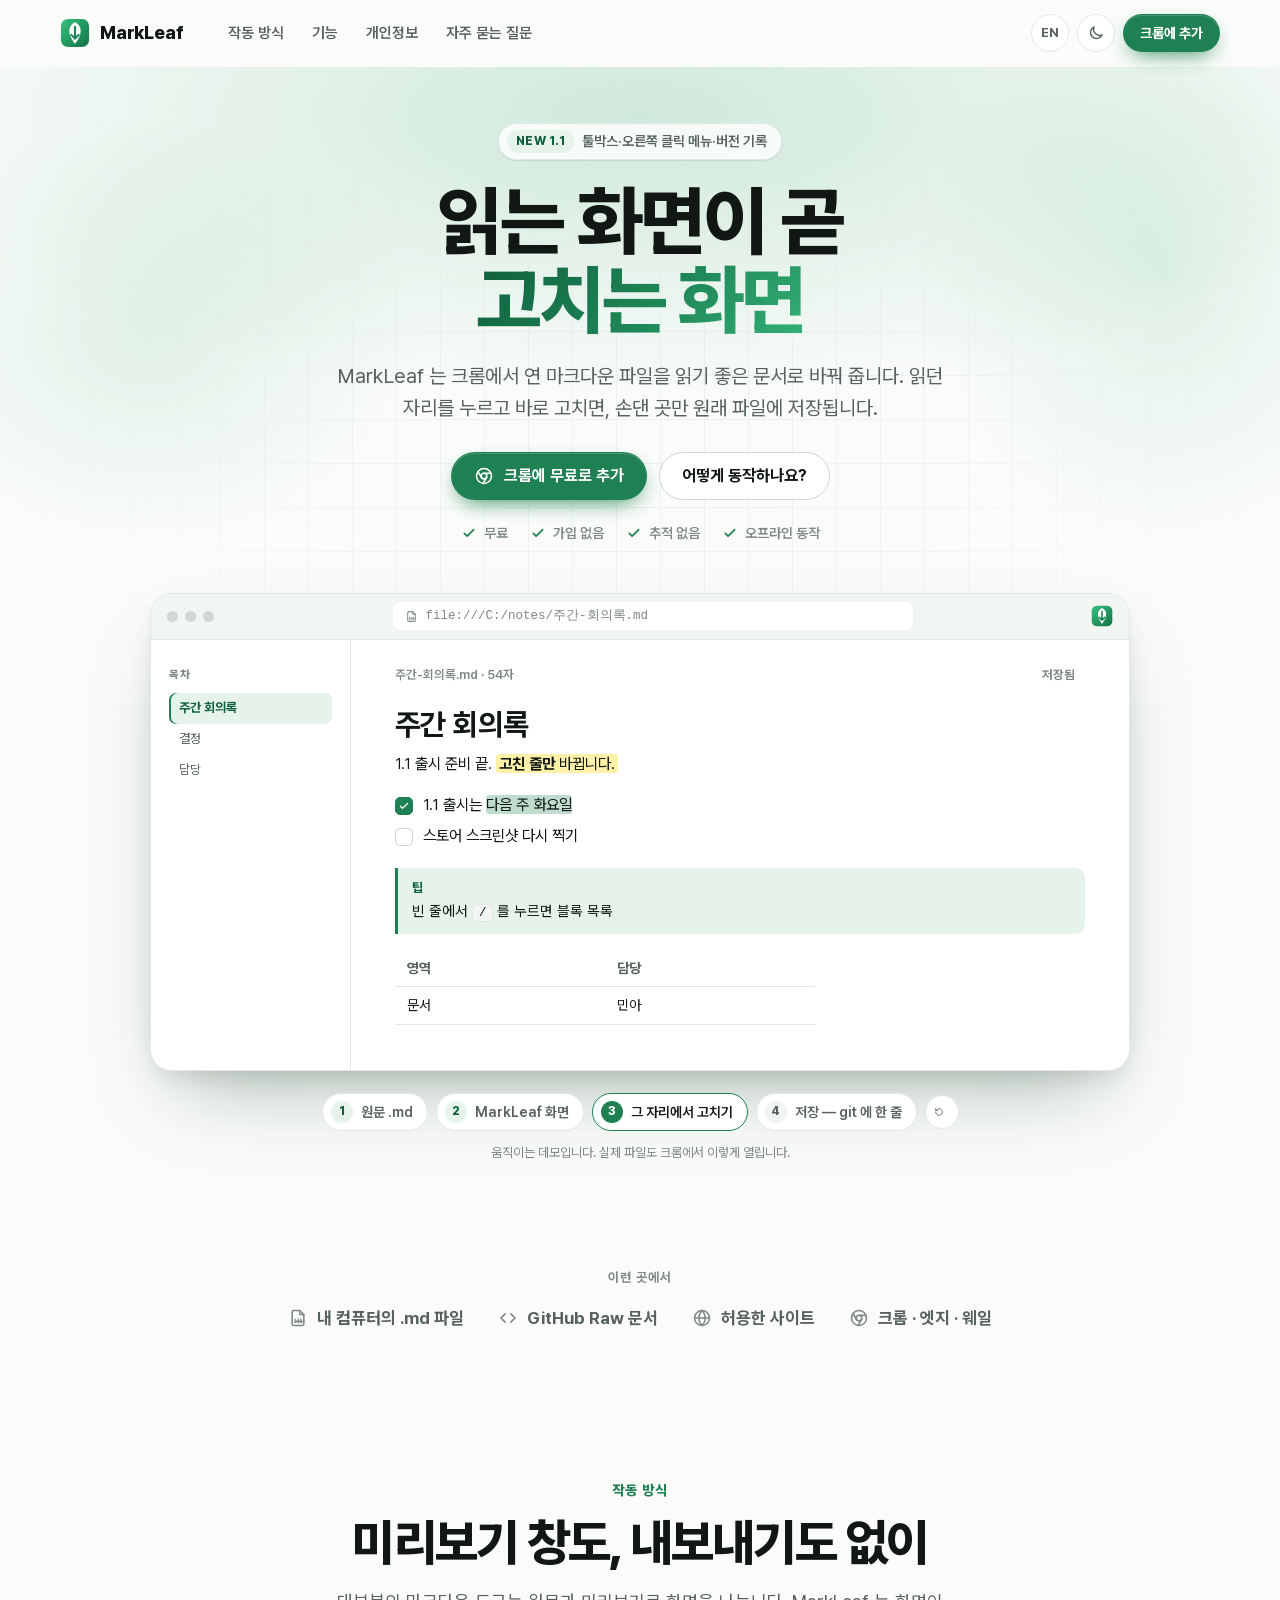
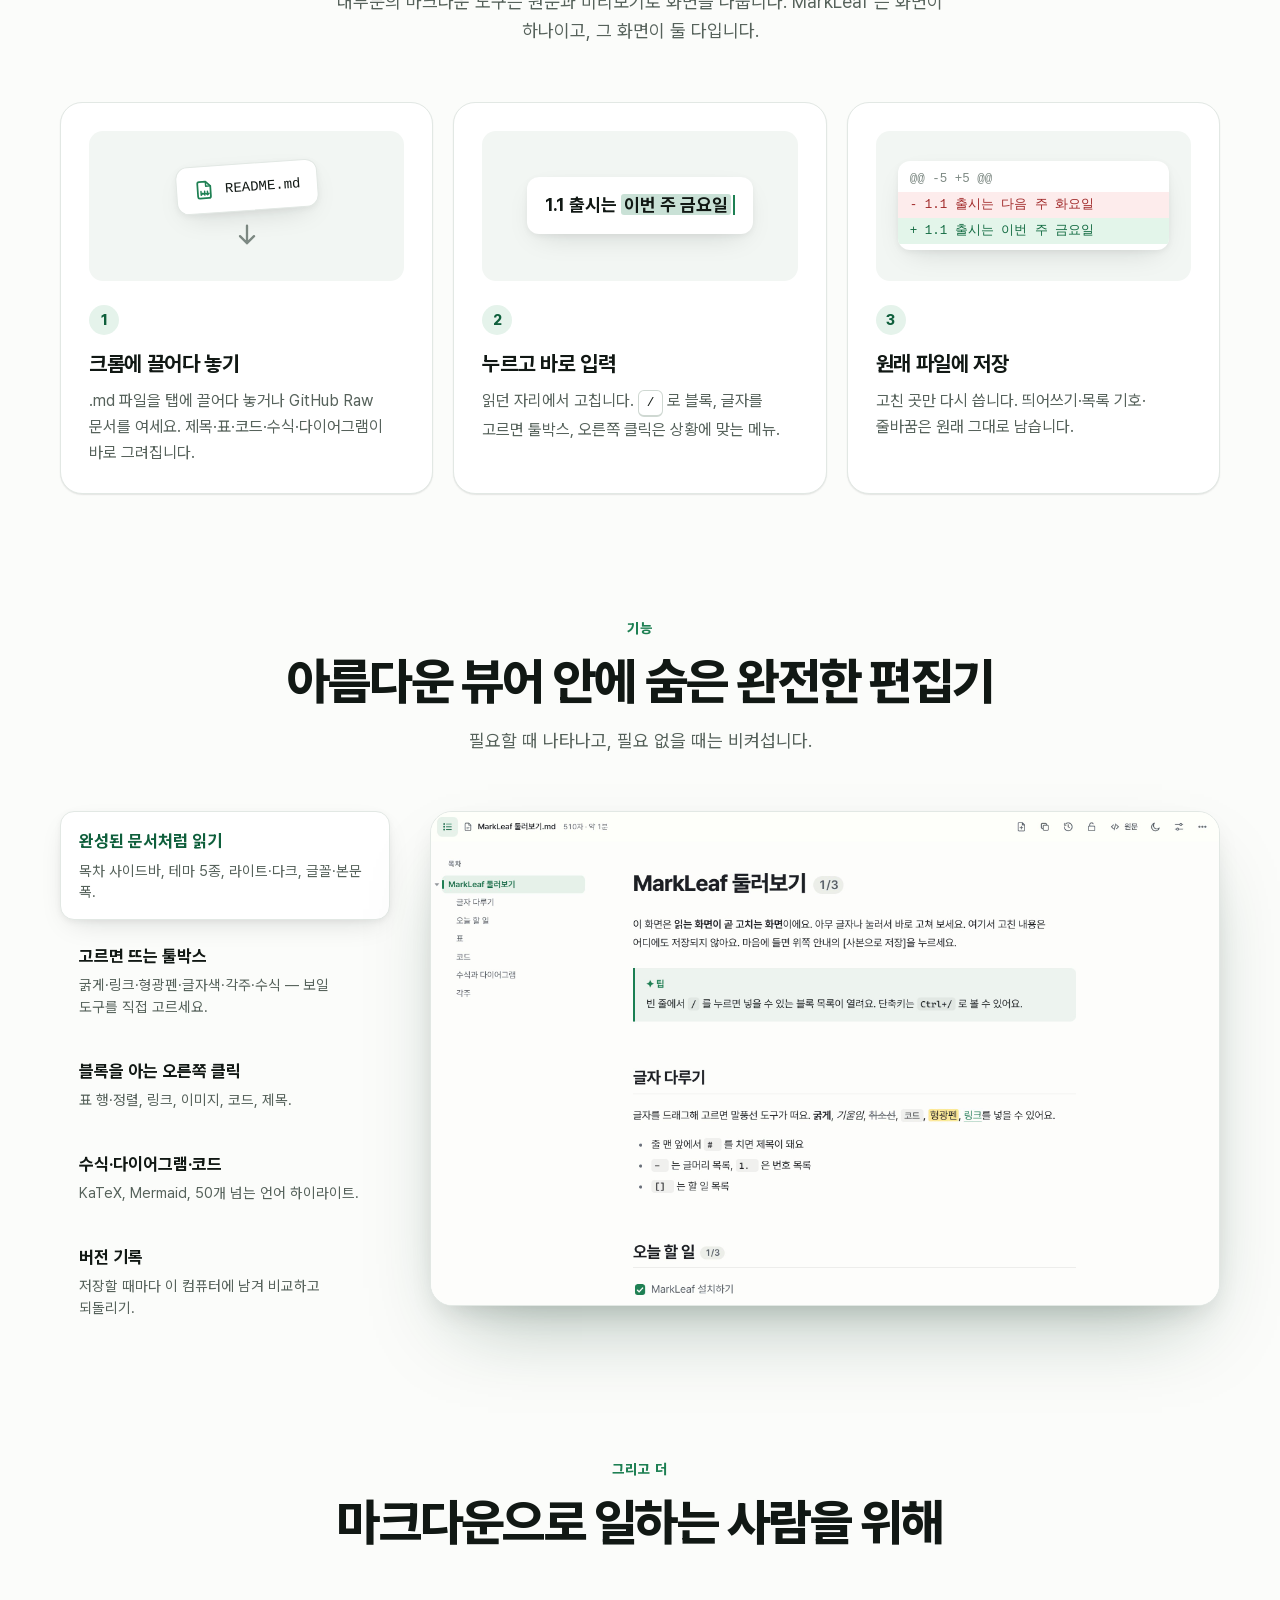
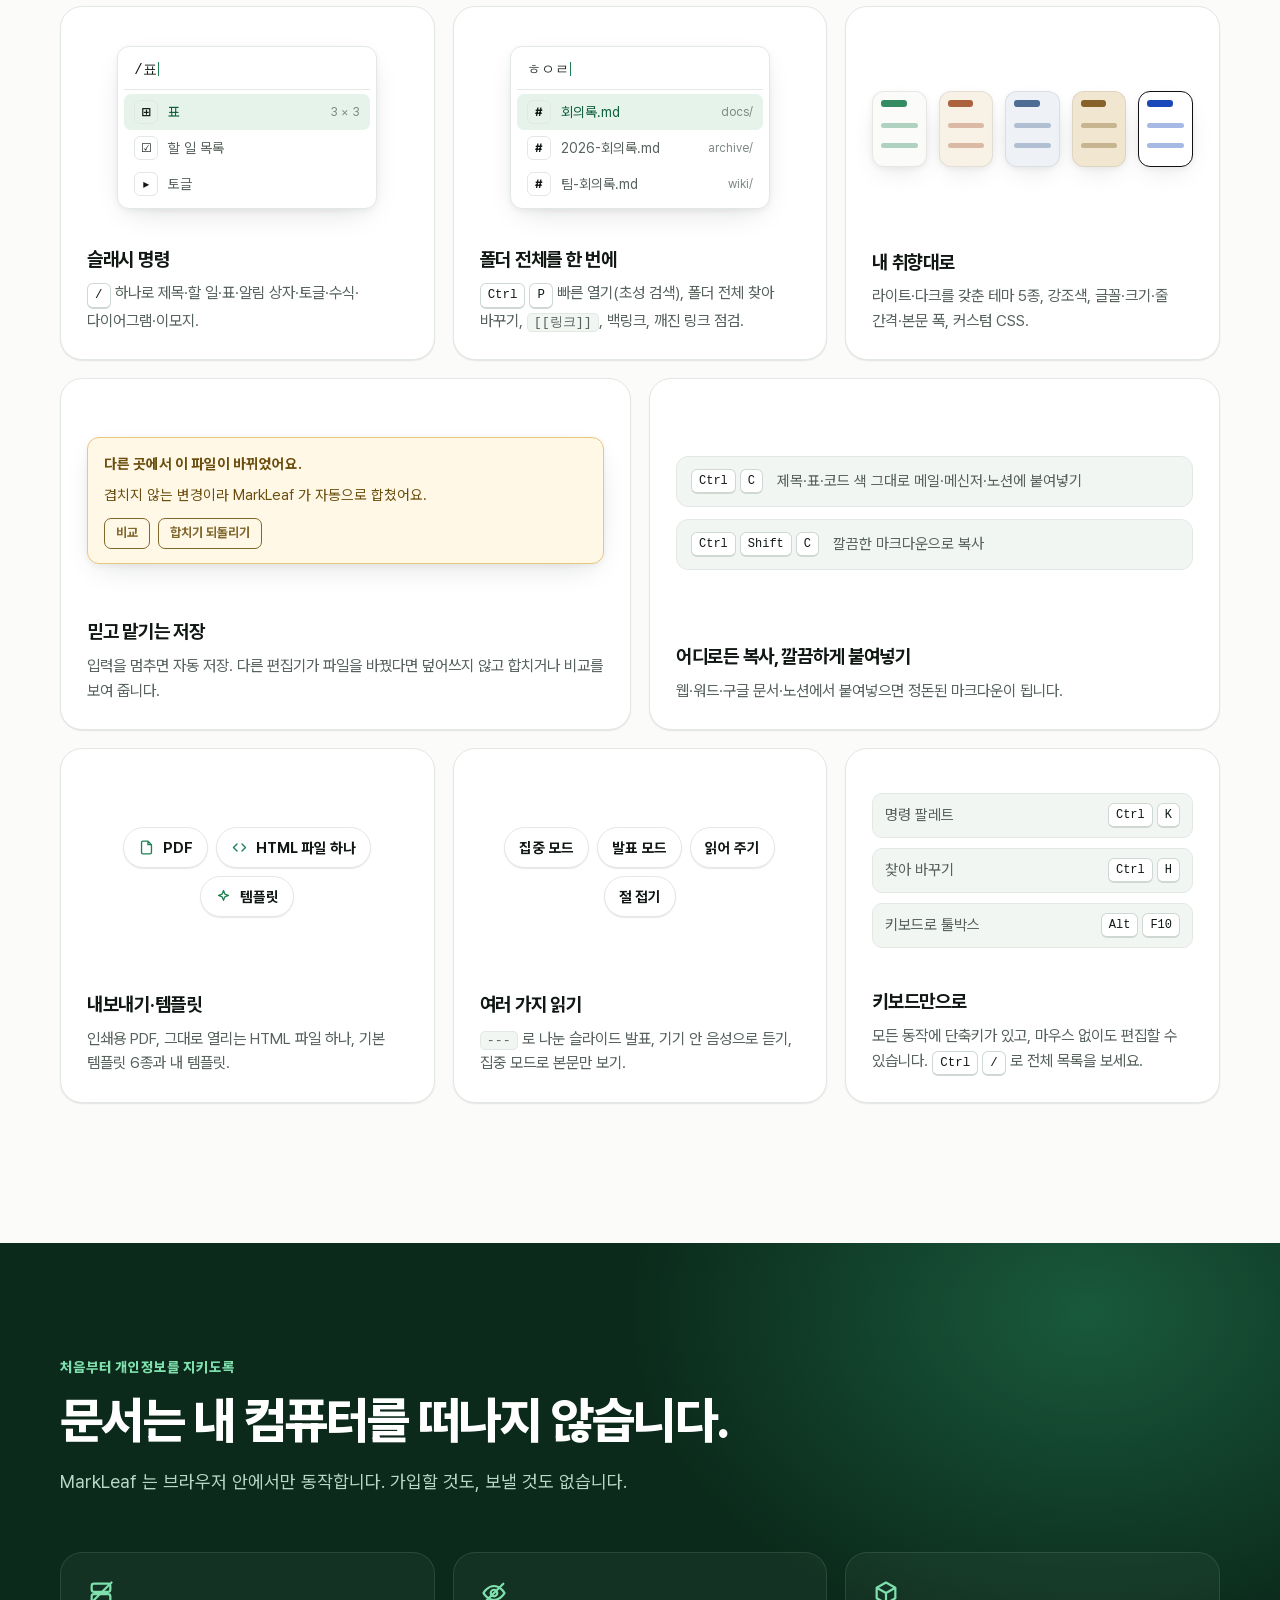
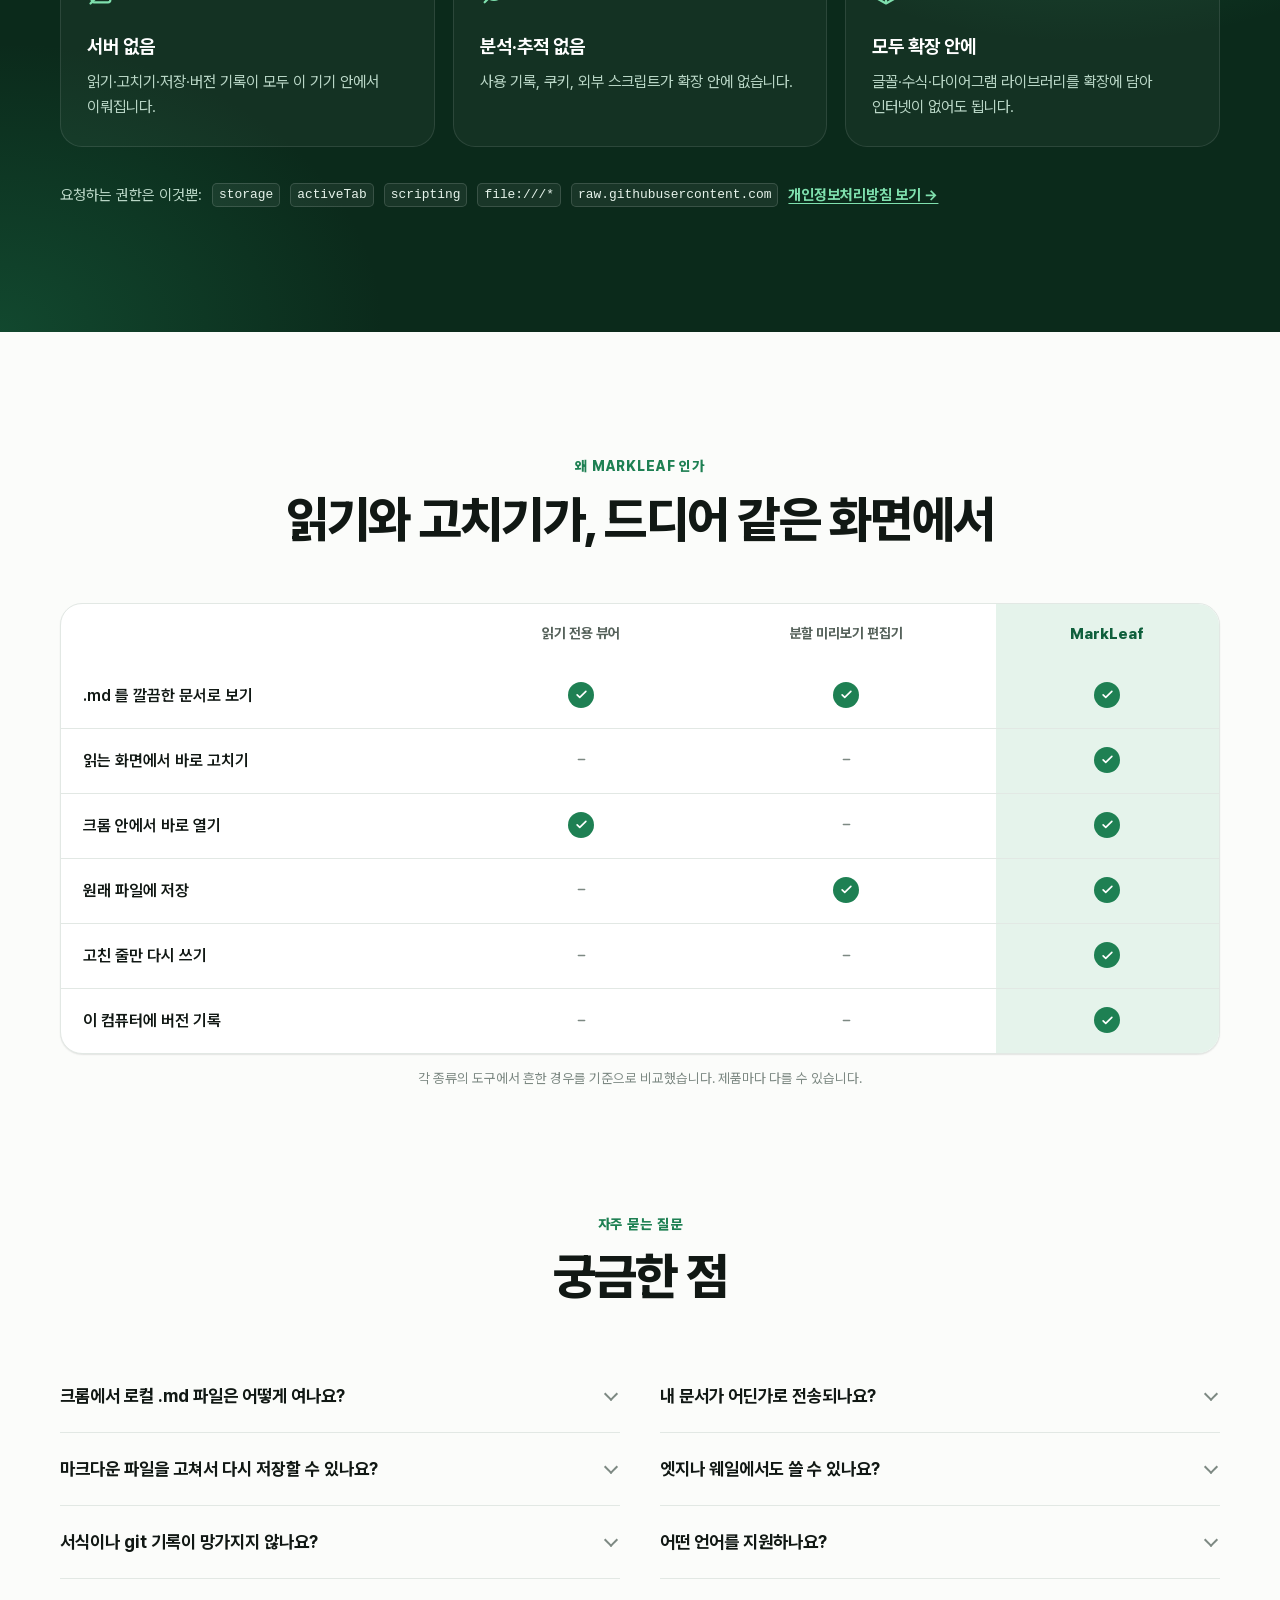
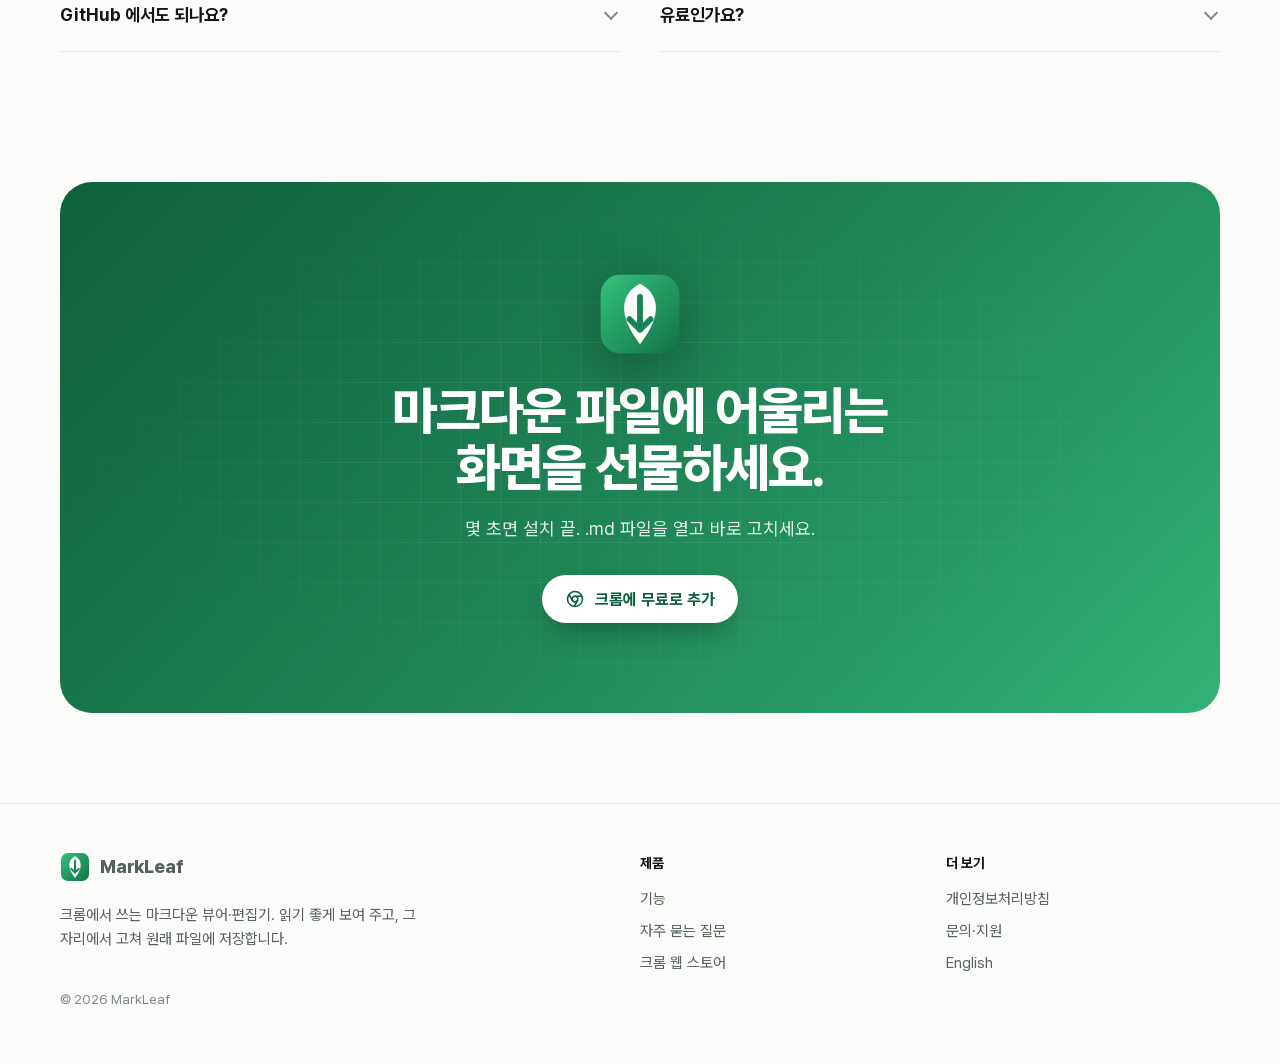
<file: ko/index.html>
<!doctype html>
<html lang="ko">
<head>
  <meta charset="utf-8">
  <meta name="viewport" content="width=device-width, initial-scale=1">
  <title>MarkLeaf – 크롬 마크다운 뷰어·편집기</title>
  <meta name="description" content=".md 파일을 크롬에서 읽기 좋은 문서로 열고, 보이는 그대로 고쳐 원래 파일에 저장하세요. 고친 곳만 바뀝니다. 무료, 가입 없음, 추적 없음.">
  <meta name="theme-color" content="#1e8053">
  <link rel="canonical" href="https://markleaf-site.vercel.app/ko/">
  <link rel="alternate" hreflang="en" href="https://markleaf-site.vercel.app/">
  <link rel="alternate" hreflang="ko" href="https://markleaf-site.vercel.app/ko/">
  <link rel="alternate" hreflang="x-default" href="https://markleaf-site.vercel.app/">
  <link rel="icon" href="../images/icon.svg" type="image/svg+xml">
  <meta property="og:type" content="website">
  <meta property="og:site_name" content="MarkLeaf">
  <meta property="og:title" content="MarkLeaf – 크롬 마크다운 뷰어·편집기">
  <meta property="og:description" content="읽는 화면이 곧 고치는 화면. .md 파일을 읽기 좋은 문서로 보여 주고, 그 자리에서 고쳐 원래 파일에 저장합니다.">
  <meta property="og:url" content="https://markleaf-site.vercel.app/ko/">
  <meta property="og:image" content="https://markleaf-site.vercel.app/images/ko/og.png">
  <meta property="og:image:width" content="1200">
  <meta property="og:image:height" content="630">
  <meta property="og:locale" content="ko_KR">
  <meta property="og:locale:alternate" content="en_US">
  <meta name="twitter:card" content="summary_large_image">
  <link rel="preload" href="../images/ko/screenshot-1-read.jpg" as="image">
  <link rel="stylesheet" href="../style.css">
  <script>try{var t=localStorage.getItem('markleaf-site-theme');if(t==='dark'||t==='light')document.documentElement.dataset.theme=t}catch(e){}document.documentElement.classList.add('js')</script>
  <script src="../site.js" defer></script>
  <script type="application/ld+json">
  {
    "@context": "https://schema.org",
    "@graph": [
      {
        "@type": "SoftwareApplication",
        "name": "MarkLeaf",
        "alternateName": "MarkLeaf – 마크다운 뷰어·편집기",
        "applicationCategory": "DeveloperApplication",
        "operatingSystem": "Chrome, Edge, Whale",
        "description": "크롬에서 쓰는 마크다운 뷰어·편집기. .md 파일을 읽기 좋은 문서로 보여 주고, 그 화면 그대로 고쳐 원래 파일에 저장합니다.",
        "url": "https://markleaf-site.vercel.app/ko/",
        "downloadUrl": "https://chromewebstore.google.com/detail/markleaf/cnhfebgieoikabibmdeafajkccchadia",
        "image": "https://markleaf-site.vercel.app/images/ko/screenshot-1-read.jpg",
        "inLanguage": ["ko", "en"],
        "offers": { "@type": "Offer", "price": "0", "priceCurrency": "KRW" }
      },
      {
        "@type": "FAQPage",
        "mainEntity": [
          { "@type": "Question", "name": "크롬에서 로컬 .md 파일은 어떻게 여나요?", "acceptedAnswer": { "@type": "Answer", "text": "MarkLeaf 를 설치하고 크롬 확장 프로그램 관리 → MarkLeaf 세부정보에서 \"파일 URL에 대한 액세스 허용\"을 켠 뒤, .md 파일을 크롬 창에 끌어다 놓으면 읽기 좋은 문서로 열립니다." } },
          { "@type": "Question", "name": "마크다운 파일을 고쳐서 다시 저장할 수 있나요?", "acceptedAnswer": { "@type": "Answer", "text": "네. 글자를 누르고 고치면 됩니다. 처음 저장할 때 파일을 고르거나 폴더를 허용하면, 그다음부터는 입력을 멈출 때 자동으로 저장하고 고친 부분만 바뀝니다." } },
          { "@type": "Question", "name": "내 문서가 어딘가로 전송되나요?", "acceptedAnswer": { "@type": "Answer", "text": "아니요. MarkLeaf 에는 서버·분석·추적 코드가 없고, 모든 글꼴과 라이브러리가 확장 안에 들어 있습니다." } },
          { "@type": "Question", "name": "유료인가요?", "acceptedAnswer": { "@type": "Answer", "text": "무료입니다." } }
        ]
      }
    ]
  }
  </script>
</head>
<body>
  <svg width="0" height="0" style="position:absolute" aria-hidden="true">
    <symbol id="i-check" viewBox="0 0 24 24"><path d="M5 12.5l4.2 4.2L19 7" fill="none" stroke="currentColor" stroke-width="2.6" stroke-linecap="round" stroke-linejoin="round"/></symbol>
    <symbol id="i-dash" viewBox="0 0 24 24"><path d="M7 12h10" fill="none" stroke="currentColor" stroke-width="2.4" stroke-linecap="round"/></symbol>
    <symbol id="i-chrome" viewBox="0 0 24 24"><circle cx="12" cy="12" r="9" fill="none" stroke="currentColor" stroke-width="1.9"/><circle cx="12" cy="12" r="3.4" fill="none" stroke="currentColor" stroke-width="1.9"/><path d="M12 8.6h8.2M9 13.8l-4.1-7.1M15 13.8l-4.1 7.1" fill="none" stroke="currentColor" stroke-width="1.9" stroke-linecap="round"/></symbol>
    <symbol id="i-file" viewBox="0 0 24 24"><path d="M14 3H7a2 2 0 0 0-2 2v14a2 2 0 0 0 2 2h10a2 2 0 0 0 2-2V8z" fill="none" stroke="currentColor" stroke-width="1.9" stroke-linejoin="round"/><path d="M14 3v5h5M8.5 13.5v4l2-2 2 2v-4M15.5 13.5v4m-1.6-1.6 1.6 1.6 1.6-1.6" fill="none" stroke="currentColor" stroke-width="1.6" stroke-linecap="round" stroke-linejoin="round"/></symbol>
    <symbol id="i-code" viewBox="0 0 24 24"><path d="M8.5 7 3.5 12l5 5M15.5 7l5 5-5 5" fill="none" stroke="currentColor" stroke-width="1.9" stroke-linecap="round" stroke-linejoin="round"/></symbol>
    <symbol id="i-globe" viewBox="0 0 24 24"><circle cx="12" cy="12" r="9" fill="none" stroke="currentColor" stroke-width="1.9"/><path d="M3 12h18M12 3c2.6 2.6 3.8 5.6 3.8 9s-1.2 6.4-3.8 9c-2.6-2.6-3.8-5.6-3.8-9S9.4 5.6 12 3z" fill="none" stroke="currentColor" stroke-width="1.7"/></symbol>
    <symbol id="i-lock" viewBox="0 0 24 24"><rect x="5" y="10.5" width="14" height="10" rx="2.2" fill="none" stroke="currentColor" stroke-width="1.9"/><path d="M8.3 10.5V8a3.7 3.7 0 0 1 7.4 0v2.5" fill="none" stroke="currentColor" stroke-width="1.9"/></symbol>
    <symbol id="i-server" viewBox="0 0 24 24"><rect x="4" y="4" width="16" height="7" rx="2" fill="none" stroke="currentColor" stroke-width="1.9"/><rect x="4" y="13" width="16" height="7" rx="2" fill="none" stroke="currentColor" stroke-width="1.9"/><path d="M3 21 21 3" stroke="currentColor" stroke-width="1.9" stroke-linecap="round"/></symbol>
    <symbol id="i-eye-off" viewBox="0 0 24 24"><path d="M3 12s3.3-6 9-6 9 6 9 6-3.3 6-9 6-9-6-9-6z" fill="none" stroke="currentColor" stroke-width="1.9"/><circle cx="12" cy="12" r="2.8" fill="none" stroke="currentColor" stroke-width="1.9"/><path d="M4 20 20 4" stroke="currentColor" stroke-width="1.9" stroke-linecap="round"/></symbol>
    <symbol id="i-box" viewBox="0 0 24 24"><path d="M12 3 20 7.5v9L12 21l-8-4.5v-9z" fill="none" stroke="currentColor" stroke-width="1.9" stroke-linejoin="round"/><path d="M4 7.5 12 12l8-4.5M12 12v9" fill="none" stroke="currentColor" stroke-width="1.9" stroke-linejoin="round"/></symbol>
    <symbol id="i-arrow-down" viewBox="0 0 24 24"><path d="M12 4v15m-6-6 6 6 6-6" fill="none" stroke="currentColor" stroke-width="2" stroke-linecap="round" stroke-linejoin="round"/></symbol>
    <symbol id="i-arrow-right" viewBox="0 0 24 24"><path d="M4 12h15m-6-6 6 6-6 6" fill="none" stroke="currentColor" stroke-width="2" stroke-linecap="round" stroke-linejoin="round"/></symbol>
    <symbol id="i-replay" viewBox="0 0 24 24"><path d="M4 12a8 8 0 1 0 2.4-5.7M4 4v4.5h4.5" fill="none" stroke="currentColor" stroke-width="2" stroke-linecap="round" stroke-linejoin="round"/></symbol>
    <symbol id="i-sun" viewBox="0 0 24 24"><circle cx="12" cy="12" r="4" fill="none" stroke="currentColor" stroke-width="1.9"/><path d="M12 2.5v2.2M12 19.3v2.2M4.6 4.6l1.6 1.6M17.8 17.8l1.6 1.6M2.5 12h2.2M19.3 12h2.2M4.6 19.4l1.6-1.6M17.8 6.2l1.6-1.6" stroke="currentColor" stroke-width="1.9" stroke-linecap="round"/></symbol>
    <symbol id="i-moon" viewBox="0 0 24 24"><path d="M20 14.5A8 8 0 0 1 9.5 4a8 8 0 1 0 10.5 10.5z" fill="none" stroke="currentColor" stroke-width="1.9" stroke-linejoin="round"/></symbol>
    <symbol id="i-pdf" viewBox="0 0 24 24"><path d="M14 3H7a2 2 0 0 0-2 2v14a2 2 0 0 0 2 2h10a2 2 0 0 0 2-2V8z M14 3v5h5" fill="none" stroke="currentColor" stroke-width="1.9" stroke-linejoin="round"/></symbol>
    <symbol id="i-sparkle" viewBox="0 0 24 24"><path d="M12 3.5l1.9 5.1 5.1 1.9-5.1 1.9L12 17.5l-1.9-5.1L5 10.5l5.1-1.9z" fill="none" stroke="currentColor" stroke-width="1.8" stroke-linejoin="round"/></symbol>
  </svg>

  <a class="skip" href="#main">본문으로 건너뛰기</a>

  <header class="nav">
    <div class="wrap nav__inner">
      <a class="brand" href="./" aria-label="MarkLeaf 처음으로"><img src="../images/icon.svg" alt="" width="30" height="30">MarkLeaf</a>
      <nav class="nav__links" aria-label="섹션">
        <a href="#how">작동 방식</a>
        <a href="#tour">기능</a>
        <a href="#privacy">개인정보</a>
        <a href="#faq">자주 묻는 질문</a>
      </nav>
      <div class="nav__actions">
        <a class="icon-button" href="../" hreflang="en" lang="en" aria-label="View in English">EN</a>
        <button class="icon-button" type="button" data-theme-toggle aria-label="다크 모드" aria-pressed="false">
          <svg class="theme-icon--light" aria-hidden="true"><use href="#i-moon"/></svg>
          <svg class="theme-icon--dark" aria-hidden="true"><use href="#i-sun"/></svg>
        </button>
        <a class="button button--primary button--small nav__cta" href="https://chromewebstore.google.com/detail/markleaf/cnhfebgieoikabibmdeafajkccchadia?hl=ko&amp;utm_source=markleaf-site&amp;utm_medium=nav">크롬에 추가</a>
      </div>
    </div>
  </header>

  <main id="main">
    <section class="hero">
      <div class="wrap">
        <a class="eyebrow" href="#tour" data-reveal><span class="eyebrow__tag">NEW 1.1</span>툴박스·오른쪽 클릭 메뉴·버전 기록</a>
        <h1 data-reveal>읽는 화면이 곧<br> <span class="gradient-text nowrap">고치는 화면</span></h1>
        <p class="hero__lead" data-reveal data-reveal-delay="1">MarkLeaf 는 크롬에서 연 마크다운 파일을 읽기 좋은 문서로 바꿔 줍니다. 읽던 자리를 누르고 바로 고치면, 손댄 곳만 원래 파일에 저장됩니다.</p>
        <div class="hero__actions" data-reveal data-reveal-delay="2">
          <a class="button button--primary" href="https://chromewebstore.google.com/detail/markleaf/cnhfebgieoikabibmdeafajkccchadia?hl=ko&amp;utm_source=markleaf-site&amp;utm_medium=hero">
            <svg aria-hidden="true"><use href="#i-chrome"/></svg>크롬에 무료로 추가
          </a>
          <a class="button button--ghost" href="#how">어떻게 동작하나요?</a>
        </div>
        <ul class="hero__trust" data-reveal data-reveal-delay="2">
          <li><svg aria-hidden="true"><use href="#i-check"/></svg>무료</li>
          <li><svg aria-hidden="true"><use href="#i-check"/></svg>가입 없음</li>
          <li><svg aria-hidden="true"><use href="#i-check"/></svg>추적 없음</li>
          <li><svg aria-hidden="true"><use href="#i-check"/></svg>오프라인 동작</li>
        </ul>

        <div class="demo" data-demo data-stage="saved" data-reveal>
          <div class="window">
            <div class="window__chrome">
              <span class="window__dots" aria-hidden="true"><i></i><i></i><i></i></span>
              <span class="window__url"><svg aria-hidden="true"><use href="#i-file"/></svg>file:///C:/notes/주간-회의록.md</span>
              <img class="window__ext" src="../images/icon.svg" alt="" width="22" height="22">
            </div>
            <div class="demo__stage">
              <pre class="demo__raw" aria-hidden="true"><b>#</b> 주간 회의록

1.1 출시 준비 끝. <b>**</b>고친 줄만<b>**</b> 바뀝니다.

<b>- [x]</b> 1.1 출시는 다음 주 화요일
<b>- [ ]</b> 스토어 스크린샷 다시 찍기

<b>&gt; [!TIP]</b>
<b>&gt;</b> 빈 줄에서 <b>`</b>/<b>`</b> 를 누르면 블록 목록

<b>|</b> 영역 <b>|</b> 담당 <b>|</b>
<b>|------|------|</b>
<b>|</b> 문서 <b>|</b> 민아 <b>|</b></pre>
              <div class="demo__doc">
                <div class="demo__toc" aria-hidden="true">
                  <p>목차</p>
                  <span>주간 회의록</span>
                  <span>결정</span>
                  <span>담당</span>
                </div>
                <div class="demo__page">
                  <div class="demo__bar">주간-회의록.md · 54자
                    <span class="demo__save" data-demo-save data-state="saved" data-label-idle="저장됨" data-label-unsaved="● 저장 안 됨" data-label-saving="저장 중…" data-label-saved="✓ 저장됨">✓ 저장됨</span>
                  </div>
                  <h3>주간 회의록</h3>
                  <p>1.1 출시 준비 끝. <mark><strong>고친 줄만</strong> 바뀝니다.</mark></p>
                  <ul class="demo__tasks">
                    <li><span class="demo__check demo__check--done"><svg aria-hidden="true"><use href="#i-check"/></svg></span><span>1.1 출시는 <span class="demo__edit" data-demo-edit data-before="다음 주 화요일" data-after="이번 주 금요일">이번 주 금요일</span></span></li>
                    <li><span class="demo__check"></span><span>스토어 스크린샷 다시 찍기</span></li>
                  </ul>
                  <div class="demo__callout"><strong>팁</strong>빈 줄에서 <code>/</code> 를 누르면 블록 목록</div>
                  <table class="demo__table">
                    <thead><tr><th>영역</th><th>담당</th></tr></thead>
                    <tbody><tr><td>문서</td><td>민아</td></tr></tbody>
                  </table>
                </div>
              </div>
              <div class="demo__diff" aria-hidden="true">
                <div class="demo__diff-head"><span>git diff 주간-회의록.md</span><span>1줄 바뀜</span></div>
                <pre><span class="diff-hunk">@@ -5 +5 @@</span><span class="diff-del">- - [x] 1.1 출시는 다음 주 화요일</span><span class="diff-add">+ - [x] 1.1 출시는 이번 주 금요일</span></pre>
              </div>
            </div>
          </div>
          <ol class="demo__steps" aria-label="데모 단계">
            <li><button type="button" data-demo-step="raw"><span>1</span>원문 .md</button></li>
            <li><button type="button" data-demo-step="doc"><span>2</span>MarkLeaf 화면</button></li>
            <li><button type="button" data-demo-step="edit"><span>3</span>그 자리에서 고치기</button></li>
            <li><button type="button" data-demo-step="saved"><span>4</span>저장 — git 에 한 줄</button></li>
            <li><button class="icon-button demo__replay" type="button" data-demo-replay aria-label="데모 다시 보기"><svg aria-hidden="true"><use href="#i-replay"/></svg></button></li>
          </ol>
          <p class="demo__note">움직이는 데모입니다. 실제 파일도 크롬에서 이렇게 열립니다.</p>
        </div>
      </div>
    </section>

    <section class="works" aria-label="이런 곳에서">
      <div class="wrap">
        <p>이런 곳에서</p>
        <ul>
          <li><svg aria-hidden="true"><use href="#i-file"/></svg>내 컴퓨터의 .md 파일</li>
          <li><svg aria-hidden="true"><use href="#i-code"/></svg>GitHub Raw 문서</li>
          <li><svg aria-hidden="true"><use href="#i-globe"/></svg>허용한 사이트</li>
          <li><svg aria-hidden="true"><use href="#i-chrome"/></svg>크롬 · 엣지 · 웨일</li>
        </ul>
      </div>
    </section>

    <section class="section" id="how">
      <div class="wrap">
        <div class="section__head" data-reveal>
          <span class="kicker">작동 방식</span>
          <h2>미리보기 창도, 내보내기도 없이</h2>
          <p>대부분의 마크다운 도구는 원문과 미리보기로 화면을 나눕니다. MarkLeaf 는 화면이 하나이고, 그 화면이 둘 다입니다.</p>
        </div>
        <ol class="steps">
          <li class="step" data-reveal>
            <div class="step__visual step__visual--drop" aria-hidden="true">
              <span class="file-chip"><svg><use href="#i-file"/></svg>README.md</span>
              <svg class="drop-arrow"><use href="#i-arrow-down"/></svg>
            </div>
            <span class="step__num">1</span>
            <h3>크롬에 끌어다 놓기</h3>
            <p>.md 파일을 탭에 끌어다 놓거나 GitHub Raw 문서를 여세요. 제목·표·코드·수식·다이어그램이 바로 그려집니다.</p>
          </li>
          <li class="step" data-reveal data-reveal-delay="1">
            <div class="step__visual" aria-hidden="true">
              <span class="type-line">1.1 출시는 <em>이번 주 금요일</em><i></i></span>
            </div>
            <span class="step__num">2</span>
            <h3>누르고 바로 입력</h3>
            <p>읽던 자리에서 고칩니다. <kbd>/</kbd> 로 블록, 글자를 고르면 툴박스, 오른쪽 클릭은 상황에 맞는 메뉴.</p>
          </li>
          <li class="step" data-reveal data-reveal-delay="2">
            <div class="step__visual" aria-hidden="true">
              <div class="mini-diff"><span>@@ -5 +5 @@</span><span class="diff-del">- 1.1 출시는 다음 주 화요일</span><span class="diff-add">+ 1.1 출시는 이번 주 금요일</span></div>
            </div>
            <span class="step__num">3</span>
            <h3>원래 파일에 저장</h3>
            <p>고친 곳만 다시 씁니다. 띄어쓰기·목록 기호·줄바꿈은 원래 그대로 남습니다.</p>
          </li>
        </ol>
      </div>
    </section>

    <section class="section" id="tour">
      <div class="wrap">
        <div class="section__head" data-reveal>
          <span class="kicker">기능</span>
          <h2>아름다운 뷰어 안에 숨은 완전한 편집기</h2>
          <p>필요할 때 나타나고, 필요 없을 때는 비켜섭니다.</p>
        </div>
        <div class="tour" data-tabs data-reveal>
          <div class="tour__tabs" role="tablist" aria-label="기능 둘러보기">
            <button class="tour__tab" type="button" role="tab" id="tab-read" aria-controls="panel-read" aria-selected="true"><strong>완성된 문서처럼 읽기</strong><small>목차 사이드바, 테마 5종, 라이트·다크, 글꼴·본문 폭.</small></button>
            <button class="tour__tab" type="button" role="tab" id="tab-toolbox" aria-controls="panel-toolbox" aria-selected="false" tabindex="-1"><strong>고르면 뜨는 툴박스</strong><small>굵게·링크·형광펜·글자색·각주·수식 — 보일 도구를 직접 고르세요.</small></button>
            <button class="tour__tab" type="button" role="tab" id="tab-menu" aria-controls="panel-menu" aria-selected="false" tabindex="-1"><strong>블록을 아는 오른쪽 클릭</strong><small>표 행·정렬, 링크, 이미지, 코드, 제목.</small></button>
            <button class="tour__tab" type="button" role="tab" id="tab-math" aria-controls="panel-math" aria-selected="false" tabindex="-1"><strong>수식·다이어그램·코드</strong><small>KaTeX, Mermaid, 50개 넘는 언어 하이라이트.</small></button>
            <button class="tour__tab" type="button" role="tab" id="tab-history" aria-controls="panel-history" aria-selected="false" tabindex="-1"><strong>버전 기록</strong><small>저장할 때마다 이 컴퓨터에 남겨 비교하고 되돌리기.</small></button>
          </div>
          <div>
            <figure class="tour__panel" role="tabpanel" id="panel-read" aria-labelledby="tab-read">
              <div class="window"><img src="../images/ko/screenshot-1-read.jpg" alt="목차 사이드바와 함께 MarkLeaf 로 연 마크다운 문서" width="2560" height="1600"></div>
            </figure>
            <figure class="tour__panel" role="tabpanel" id="panel-toolbox" aria-labelledby="tab-toolbox" hidden>
              <div class="window"><img src="../images/ko/screenshot-2-toolbox.jpg" alt="글자를 고르면 뜨는 툴박스와 색 고르기" width="2560" height="1600" loading="lazy"></div>
            </figure>
            <figure class="tour__panel" role="tabpanel" id="panel-menu" aria-labelledby="tab-menu" hidden>
              <div class="window"><img src="../images/ko/screenshot-3-context-menu.jpg" alt="표 칸 오른쪽 클릭 메뉴와 정렬 하위 메뉴" width="2560" height="1600" loading="lazy"></div>
            </figure>
            <figure class="tour__panel" role="tabpanel" id="panel-math" aria-labelledby="tab-math" hidden>
              <div class="window"><img src="../images/ko/screenshot-4-math-diagram-dark.jpg" alt="다크 모드의 코드·수식·흐름도" width="2560" height="1600" loading="lazy"></div>
            </figure>
            <figure class="tour__panel" role="tabpanel" id="panel-history" aria-labelledby="tab-history" hidden>
              <div class="window"><img src="../images/ko/screenshot-5-history.jpg" alt="두 버전을 비교하는 버전 기록 창" width="2560" height="1600" loading="lazy"></div>
            </figure>
          </div>
        </div>
      </div>
    </section>

    <section class="section" id="more">
      <div class="wrap">
        <div class="section__head" data-reveal>
          <span class="kicker">그리고 더</span>
          <h2>마크다운으로 일하는 사람을 위해</h2>
        </div>
        <div class="bento">
          <article class="card card--2" data-reveal>
            <div class="card__visual" aria-hidden="true">
              <div class="mock-menu">
                <div class="mock-menu__query">/표<i></i></div>
                <span data-active><b>⊞</b>표<small>3 × 3</small></span>
                <span><b>☑</b>할 일 목록</span>
                <span><b>▸</b>토글</span>
              </div>
            </div>
            <h3>슬래시 명령</h3>
            <p><kbd>/</kbd> 하나로 제목·할 일·표·알림 상자·토글·수식·다이어그램·이모지.</p>
          </article>
          <article class="card card--2" data-reveal data-reveal-delay="1">
            <div class="card__visual" aria-hidden="true">
              <div class="mock-menu">
                <div class="mock-menu__query">ㅎㅇㄹ<i></i></div>
                <span data-active><b>#</b>회의록.md<small>docs/</small></span>
                <span><b>#</b>2026-회의록.md<small>archive/</small></span>
                <span><b>#</b>팀-회의록.md<small>wiki/</small></span>
              </div>
            </div>
            <h3>폴더 전체를 한 번에</h3>
            <p><kbd>Ctrl</kbd> <kbd>P</kbd> 빠른 열기(초성 검색), 폴더 전체 찾아 바꾸기, <code>[[링크]]</code>, 백링크, 깨진 링크 점검.</p>
          </article>
          <article class="card card--2" data-reveal data-reveal-delay="2">
            <div class="card__visual" aria-hidden="true">
              <div class="swatches">
                <span class="swatch swatch--leaf"><i></i><i></i><i></i></span>
                <span class="swatch swatch--paper"><i></i><i></i><i></i></span>
                <span class="swatch swatch--slate"><i></i><i></i><i></i></span>
                <span class="swatch swatch--sepia"><i></i><i></i><i></i></span>
                <span class="swatch swatch--contrast"><i></i><i></i><i></i></span>
              </div>
            </div>
            <h3>내 취향대로</h3>
            <p>라이트·다크를 갖춘 테마 5종, 강조색, 글꼴·크기·줄 간격·본문 폭, 커스텀 CSS.</p>
          </article>
          <article class="card card--3" data-reveal>
            <div class="card__visual" aria-hidden="true">
              <div class="notice-mock">
                <strong>다른 곳에서 이 파일이 바뀌었어요.</strong>
                겹치지 않는 변경이라 MarkLeaf 가 자동으로 합쳤어요.
                <div class="notice-mock__actions" style="margin-top:12px"><span>비교</span><span>합치기 되돌리기</span></div>
              </div>
            </div>
            <h3>믿고 맡기는 저장</h3>
            <p>입력을 멈추면 자동 저장. 다른 편집기가 파일을 바꿨다면 덮어쓰지 않고 합치거나 비교를 보여 줍니다.</p>
          </article>
          <article class="card card--3" data-reveal data-reveal-delay="1">
            <div class="card__visual" aria-hidden="true">
              <div class="copy-rows">
                <div><span><kbd>Ctrl</kbd><kbd>C</kbd></span><span>제목·표·코드 색 그대로 메일·메신저·노션에 붙여넣기</span></div>
                <div><span><kbd>Ctrl</kbd><kbd>Shift</kbd><kbd>C</kbd></span><span>깔끔한 마크다운으로 복사</span></div>
              </div>
            </div>
            <h3>어디로든 복사, 깔끔하게 붙여넣기</h3>
            <p>웹·워드·구글 문서·노션에서 붙여넣으면 정돈된 마크다운이 됩니다.</p>
          </article>
          <article class="card card--2" data-reveal>
            <div class="card__visual" aria-hidden="true">
              <div class="chips"><span class="chip"><svg><use href="#i-pdf"/></svg>PDF</span><span class="chip"><svg><use href="#i-code"/></svg>HTML 파일 하나</span><span class="chip"><svg><use href="#i-sparkle"/></svg>템플릿</span></div>
            </div>
            <h3>내보내기·템플릿</h3>
            <p>인쇄용 PDF, 그대로 열리는 HTML 파일 하나, 기본 템플릿 6종과 내 템플릿.</p>
          </article>
          <article class="card card--2" data-reveal data-reveal-delay="1">
            <div class="card__visual" aria-hidden="true">
              <div class="chips"><span class="chip">집중 모드</span><span class="chip">발표 모드</span><span class="chip">읽어 주기</span><span class="chip">절 접기</span></div>
            </div>
            <h3>여러 가지 읽기</h3>
            <p><code>---</code> 로 나눈 슬라이드 발표, 기기 안 음성으로 듣기, 집중 모드로 본문만 보기.</p>
          </article>
          <article class="card card--2" data-reveal data-reveal-delay="2">
            <div class="card__visual" aria-hidden="true">
              <div class="kbd-grid">
                <div>명령 팔레트<span><kbd>Ctrl</kbd><kbd>K</kbd></span></div>
                <div>찾아 바꾸기<span><kbd>Ctrl</kbd><kbd>H</kbd></span></div>
                <div>키보드로 툴박스<span><kbd>Alt</kbd><kbd>F10</kbd></span></div>
              </div>
            </div>
            <h3>키보드만으로</h3>
            <p>모든 동작에 단축키가 있고, 마우스 없이도 편집할 수 있습니다. <kbd>Ctrl</kbd> <kbd>/</kbd> 로 전체 목록을 보세요.</p>
          </article>
        </div>
      </div>
    </section>

    <section class="privacy" id="privacy">
      <div class="wrap">
        <span class="kicker" data-reveal>처음부터 개인정보를 지키도록</span>
        <h2 data-reveal>문서는 내 컴퓨터를 떠나지 않습니다.</h2>
        <p class="privacy__lead" data-reveal>MarkLeaf 는 브라우저 안에서만 동작합니다. 가입할 것도, 보낼 것도 없습니다.</p>
        <div class="privacy__grid">
          <div class="privacy__item" data-reveal>
            <svg aria-hidden="true"><use href="#i-server"/></svg>
            <h3>서버 없음</h3>
            <p>읽기·고치기·저장·버전 기록이 모두 이 기기 안에서 이뤄집니다.</p>
          </div>
          <div class="privacy__item" data-reveal data-reveal-delay="1">
            <svg aria-hidden="true"><use href="#i-eye-off"/></svg>
            <h3>분석·추적 없음</h3>
            <p>사용 기록, 쿠키, 외부 스크립트가 확장 안에 없습니다.</p>
          </div>
          <div class="privacy__item" data-reveal data-reveal-delay="2">
            <svg aria-hidden="true"><use href="#i-box"/></svg>
            <h3>모두 확장 안에</h3>
            <p>글꼴·수식·다이어그램 라이브러리를 확장에 담아 인터넷이 없어도 됩니다.</p>
          </div>
        </div>
        <p class="permissions" data-reveal>
          요청하는 권한은 이것뿐: <code>storage</code> <code>activeTab</code> <code>scripting</code> <code>file:///*</code> <code>raw.githubusercontent.com</code>
          <a href="https://serbi2012.github.io/markleaf-privacy/">개인정보처리방침 보기 →</a>
        </p>
      </div>
    </section>

    <section class="section" id="compare">
      <div class="wrap">
        <div class="section__head" data-reveal>
          <span class="kicker">왜 MarkLeaf 인가</span>
          <h2>읽기와 고치기가, 드디어 같은 화면에서</h2>
        </div>
        <div class="compare" data-reveal>
          <table>
            <thead>
              <tr><th scope="col"><span class="sr-only">기능</span></th><th scope="col">읽기 전용 뷰어</th><th scope="col">분할 미리보기 편집기</th><th scope="col" class="is-us">MarkLeaf</th></tr>
            </thead>
            <tbody>
              <tr><th scope="row">.md 를 깔끔한 문서로 보기</th><td><span class="yes" aria-label="예"><svg><use href="#i-check"/></svg></span></td><td><span class="yes" aria-label="예"><svg><use href="#i-check"/></svg></span></td><td class="is-us"><span class="yes" aria-label="예"><svg><use href="#i-check"/></svg></span></td></tr>
              <tr><th scope="row">읽는 화면에서 바로 고치기</th><td><span class="no" aria-label="아니요"><svg><use href="#i-dash"/></svg></span></td><td><span class="no" aria-label="아니요"><svg><use href="#i-dash"/></svg></span></td><td class="is-us"><span class="yes" aria-label="예"><svg><use href="#i-check"/></svg></span></td></tr>
              <tr><th scope="row">크롬 안에서 바로 열기</th><td><span class="yes" aria-label="예"><svg><use href="#i-check"/></svg></span></td><td><span class="no" aria-label="아니요"><svg><use href="#i-dash"/></svg></span></td><td class="is-us"><span class="yes" aria-label="예"><svg><use href="#i-check"/></svg></span></td></tr>
              <tr><th scope="row">원래 파일에 저장</th><td><span class="no" aria-label="아니요"><svg><use href="#i-dash"/></svg></span></td><td><span class="yes" aria-label="예"><svg><use href="#i-check"/></svg></span></td><td class="is-us"><span class="yes" aria-label="예"><svg><use href="#i-check"/></svg></span></td></tr>
              <tr><th scope="row">고친 줄만 다시 쓰기</th><td><span class="no" aria-label="아니요"><svg><use href="#i-dash"/></svg></span></td><td><span class="no" aria-label="제품마다 다름"><svg><use href="#i-dash"/></svg></span></td><td class="is-us"><span class="yes" aria-label="예"><svg><use href="#i-check"/></svg></span></td></tr>
              <tr><th scope="row">이 컴퓨터에 버전 기록</th><td><span class="no" aria-label="아니요"><svg><use href="#i-dash"/></svg></span></td><td><span class="no" aria-label="제품마다 다름"><svg><use href="#i-dash"/></svg></span></td><td class="is-us"><span class="yes" aria-label="예"><svg><use href="#i-check"/></svg></span></td></tr>
            </tbody>
          </table>
        </div>
        <p class="compare__note">각 종류의 도구에서 흔한 경우를 기준으로 비교했습니다. 제품마다 다를 수 있습니다.</p>
      </div>
    </section>

    <section class="section" id="faq">
      <div class="wrap">
        <div class="section__head" data-reveal>
          <span class="kicker">자주 묻는 질문</span>
          <h2>궁금한 점</h2>
        </div>
        <div class="faq" data-reveal>
          <div>
            <details>
              <summary>크롬에서 로컬 .md 파일은 어떻게 여나요?</summary>
              <p>MarkLeaf 를 설치하고 크롬 확장 프로그램 관리 → MarkLeaf 세부정보에서 "파일 URL에 대한 액세스 허용"을 켜세요. 설치 후 열리는 안내 페이지에 버튼이 있습니다. 그다음 .md 파일을 크롬 창에 끌어다 놓거나 <code>file:///</code> 주소로 열면 됩니다.</p>
            </details>
            <details>
              <summary>마크다운 파일을 고쳐서 다시 저장할 수 있나요?</summary>
              <p>네. 글자를 누르고 고치면 됩니다. 처음 저장할 때 크롬이 파일을 고르거나 폴더를 허용하라고 묻고, 그다음부터는 입력을 멈추면 자동으로 저장합니다. 고친 부분만 바뀝니다.</p>
            </details>
            <details>
              <summary>서식이나 git 기록이 망가지지 않나요?</summary>
              <p>망가지지 않습니다. 손대지 않은 곳은 목록 기호·띄어쓰기·줄바꿈까지 원문 그대로 둡니다. 한 단어를 고치면 <code>git diff</code> 에 한 줄만 나옵니다.</p>
            </details>
            <details>
              <summary>GitHub 에서도 되나요?</summary>
              <p>GitHub 의 Raw 버튼으로 연 마크다운 파일은 문서로 보입니다. 다른 사이트도 툴바 버튼에서 한 곳씩 허용할 수 있습니다.</p>
            </details>
          </div>
          <div>
            <details>
              <summary>내 문서가 어딘가로 전송되나요?</summary>
              <p>아니요. MarkLeaf 에는 서버·분석·추적 코드가 없고, 모든 글꼴과 라이브러리가 확장 안에 들어 있습니다. <a href="https://serbi2012.github.io/markleaf-privacy/">개인정보처리방침</a>을 확인하세요.</p>
            </details>
            <details>
              <summary>엣지나 웨일에서도 쓸 수 있나요?</summary>
              <p>MarkLeaf 는 크로미움 브라우저용입니다. 엣지와 웨일에서도 크롬 웹 스토어에서 설치할 수 있습니다.</p>
            </details>
            <details>
              <summary>어떤 언어를 지원하나요?</summary>
              <p>화면은 한국어와 영어이고 브라우저 언어를 따라갑니다. 문서는 어떤 언어든 상관없습니다.</p>
            </details>
            <details>
              <summary>유료인가요?</summary>
              <p>무료입니다. 가입도, 체험 기간도, 제한도 없습니다.</p>
            </details>
          </div>
        </div>
      </div>
    </section>

    <section class="wrap">
      <div class="final" data-reveal>
        <img src="../images/icon.svg" alt="" width="84" height="84">
        <h2>마크다운 파일에 어울리는 화면을 선물하세요.</h2>
        <p>몇 초면 설치 끝. .md 파일을 열고 바로 고치세요.</p>
        <a class="button button--light" href="https://chromewebstore.google.com/detail/markleaf/cnhfebgieoikabibmdeafajkccchadia?hl=ko&amp;utm_source=markleaf-site&amp;utm_medium=final">
          <svg aria-hidden="true"><use href="#i-chrome"/></svg>크롬에 무료로 추가
        </a>
      </div>
    </section>
  </main>

  <footer class="footer">
    <div class="wrap">
      <div class="footer__inner">
        <div>
          <a class="brand" href="./"><img src="../images/icon.svg" alt="" width="30" height="30">MarkLeaf</a>
          <p>크롬에서 쓰는 마크다운 뷰어·편집기. 읽기 좋게 보여 주고, 그 자리에서 고쳐 원래 파일에 저장합니다.</p>
        </div>
        <div>
          <h4>제품</h4>
          <ul>
            <li><a href="#tour">기능</a></li>
            <li><a href="#faq">자주 묻는 질문</a></li>
            <li><a href="https://chromewebstore.google.com/detail/markleaf/cnhfebgieoikabibmdeafajkccchadia?hl=ko&amp;utm_source=markleaf-site&amp;utm_medium=footer">크롬 웹 스토어</a></li>
          </ul>
        </div>
        <div>
          <h4>더 보기</h4>
          <ul>
            <li><a href="https://serbi2012.github.io/markleaf-privacy/">개인정보처리방침</a></li>
            <li><a href="https://chromewebstore.google.com/detail/markleaf/cnhfebgieoikabibmdeafajkccchadia/support?hl=ko">문의·지원</a></li>
            <li><a href="../" hreflang="en" lang="en">English</a></li>
          </ul>
        </div>
      </div>
      <p class="footer__bottom">© <span data-year>2026</span> MarkLeaf</p>
    </div>
  </footer>
</body>
</html>
</file>
<file: style.css>
@import url('fonts/pretendard/pretendard.css');

:root {
  --bg: #fbfcfa;
  --bg-soft: #f2f6f3;
  --surface: #ffffff;
  --surface-raised: #ffffff;
  --fg: #111814;
  --fg-muted: #56625b;
  --fg-subtle: #7d8983;
  --border: #e2e8e4;
  --border-strong: #cfd8d2;
  --accent: #1e8053;
  --accent-ink: #0f5f3c;
  --accent-soft: #e5f3eb;
  --accent-glow: rgba(47, 165, 109, 0.22);
  --on-accent: #ffffff;
  --danger-soft: #fdecec;
  --danger-ink: #a12a2a;
  --add-soft: #e3f5ea;
  --add-ink: #146c43;
  --mark: #fff1a8;
  --shadow-s: 0 1px 2px rgba(17, 24, 20, 0.06), 0 1px 1px rgba(17, 24, 20, 0.04);
  --shadow-m: 0 10px 30px -12px rgba(17, 24, 20, 0.18), 0 2px 6px rgba(17, 24, 20, 0.05);
  --shadow-l: 0 40px 80px -30px rgba(15, 60, 38, 0.35), 0 12px 30px -12px rgba(17, 24, 20, 0.18);
  --brand-gradient: linear-gradient(135deg, #0f5f3c 0%, #1f8657 55%, #34b277 100%);
  --radius-s: 8px;
  --radius-m: 14px;
  --radius-l: 22px;
  --font: 'Pretendard Variable', Pretendard, system-ui, -apple-system, 'Segoe UI', 'Apple SD Gothic Neo', 'Malgun Gothic', sans-serif;
  --font-mono: ui-monospace, 'SF Mono', 'Cascadia Code', Consolas, 'D2Coding', monospace;
  --ease: cubic-bezier(0.22, 1, 0.36, 1);
  color-scheme: light;
}

@media (prefers-color-scheme: dark) {
  :root:not([data-theme='light']) {
    --bg: #0c110e;
    --bg-soft: #111814;
    --surface: #151c18;
    --surface-raised: #1a221d;
    --fg: #e9efeb;
    --fg-muted: #a0ada6;
    --fg-subtle: #75827b;
    --border: #232d27;
    --border-strong: #2f3a33;
    --accent: #4fc28b;
    --accent-ink: #86dcb0;
    --accent-soft: #15281d;
    --accent-glow: rgba(79, 194, 139, 0.18);
    --on-accent: #04140b;
    --danger-soft: #3a1717;
    --danger-ink: #ffaaaa;
    --add-soft: #13301f;
    --add-ink: #8fe0b4;
    --mark: #5a4d12;
    --shadow-m: 0 10px 30px -12px rgba(0, 0, 0, 0.6);
    --shadow-l: 0 40px 80px -30px rgba(0, 0, 0, 0.75), 0 12px 30px -12px rgba(0, 0, 0, 0.5);
    color-scheme: dark;
  }
}

:root[data-theme='dark'] {
  --bg: #0c110e;
  --bg-soft: #111814;
  --surface: #151c18;
  --surface-raised: #1a221d;
  --fg: #e9efeb;
  --fg-muted: #a0ada6;
  --fg-subtle: #75827b;
  --border: #232d27;
  --border-strong: #2f3a33;
  --accent: #4fc28b;
  --accent-ink: #86dcb0;
  --accent-soft: #15281d;
  --accent-glow: rgba(79, 194, 139, 0.18);
  --on-accent: #04140b;
  --danger-soft: #3a1717;
  --danger-ink: #ffaaaa;
  --add-soft: #13301f;
  --add-ink: #8fe0b4;
  --mark: #5a4d12;
  --shadow-m: 0 10px 30px -12px rgba(0, 0, 0, 0.6);
  --shadow-l: 0 40px 80px -30px rgba(0, 0, 0, 0.75), 0 12px 30px -12px rgba(0, 0, 0, 0.5);
  color-scheme: dark;
}

*,
*::before,
*::after {
  box-sizing: border-box;
}

html {
  scroll-behavior: smooth;
  scroll-padding-top: 84px;
  -webkit-text-size-adjust: 100%;
}

body {
  margin: 0;
  background: var(--bg);
  color: var(--fg);
  font-family: var(--font);
  font-size: 17px;
  line-height: 1.6;
  word-break: keep-all;
  overflow-wrap: break-word;
  -webkit-font-smoothing: antialiased;
  text-rendering: optimizeLegibility;
}

img {
  display: block;
  max-width: 100%;
  height: auto;
}

a {
  color: var(--accent);
  text-underline-offset: 3px;
}

:focus-visible {
  outline: 2px solid var(--accent);
  outline-offset: 3px;
  border-radius: 6px;
}

.nowrap {
  white-space: nowrap;
}

h1,
h2,
h3 {
  text-wrap: balance;
}

.sr-only {
  position: absolute;
  width: 1px;
  height: 1px;
  overflow: hidden;
  clip: rect(0 0 0 0);
  white-space: nowrap;
}

.skip {
  position: absolute;
  left: 16px;
  top: -60px;
  z-index: 100;
  padding: 8px 14px;
  border-radius: var(--radius-s);
  background: var(--fg);
  color: var(--bg);
}

.skip:focus {
  top: 12px;
}

.wrap {
  width: min(1160px, 100% - 32px);
  margin-inline: auto;
}

kbd {
  display: inline-flex;
  align-items: center;
  min-width: 1.9em;
  justify-content: center;
  padding: 2px 7px;
  border: 1px solid var(--border-strong);
  border-bottom-width: 2px;
  border-radius: 6px;
  background: var(--surface);
  color: var(--fg);
  font-family: var(--font-mono);
  font-size: 0.8em;
  line-height: 1.5;
}

code {
  padding: 1px 6px;
  border-radius: 5px;
  background: var(--bg-soft);
  border: 1px solid var(--border);
  font-family: var(--font-mono);
  font-size: 0.86em;
}

.button {
  display: inline-flex;
  align-items: center;
  justify-content: center;
  gap: 10px;
  min-height: 48px;
  padding: 0 22px;
  border: 1px solid transparent;
  border-radius: 999px;
  font: inherit;
  font-weight: 700;
  font-size: 16px;
  text-decoration: none;
  cursor: pointer;
  transition: transform 0.25s var(--ease), box-shadow 0.25s var(--ease), background 0.2s ease;
}

.button svg {
  width: 20px;
  height: 20px;
  flex: none;
}

.button--primary {
  background: var(--accent);
  color: var(--on-accent);
  box-shadow: 0 8px 22px -8px var(--accent), inset 0 1px 0 rgba(255, 255, 255, 0.18);
}

.button--primary:hover {
  transform: translateY(-1px);
  box-shadow: 0 14px 30px -10px var(--accent), inset 0 1px 0 rgba(255, 255, 255, 0.18);
}

.button--ghost {
  border-color: var(--border-strong);
  background: var(--surface);
  color: var(--fg);
}

.button--ghost:hover {
  border-color: var(--fg-subtle);
}

.button--light {
  background: #ffffff;
  color: #0f5f3c;
  box-shadow: 0 12px 30px -10px rgba(0, 0, 0, 0.4);
}

.button--light:hover {
  transform: translateY(-1px);
}

.button--small {
  min-height: 38px;
  padding: 0 16px;
  font-size: 14px;
}

.nav {
  position: sticky;
  top: 0;
  z-index: 50;
  border-bottom: 1px solid transparent;
  background: color-mix(in srgb, var(--bg) 78%, transparent);
  backdrop-filter: saturate(1.6) blur(14px);
  -webkit-backdrop-filter: saturate(1.6) blur(14px);
  transition: border-color 0.2s ease, box-shadow 0.2s ease;
}

.nav[data-scrolled] {
  border-bottom-color: var(--border);
  box-shadow: 0 6px 20px -16px rgba(0, 0, 0, 0.4);
}

.nav__inner {
  display: flex;
  align-items: center;
  gap: 24px;
  height: 66px;
}

.brand {
  display: inline-flex;
  align-items: center;
  gap: 10px;
  color: var(--fg);
  font-size: 18px;
  font-weight: 800;
  letter-spacing: -0.01em;
  text-decoration: none;
}

.brand img {
  width: 30px;
  height: 30px;
}

.nav__links {
  display: flex;
  gap: 4px;
  margin-left: 8px;
}

.nav__links a {
  padding: 6px 12px;
  border-radius: 999px;
  color: var(--fg-muted);
  font-size: 15px;
  font-weight: 600;
  text-decoration: none;
}

.nav__links a:hover {
  background: var(--bg-soft);
  color: var(--fg);
}

.nav__actions {
  display: flex;
  align-items: center;
  gap: 8px;
  margin-left: auto;
}

.icon-button {
  display: inline-grid;
  place-items: center;
  width: 38px;
  height: 38px;
  border: 1px solid var(--border);
  border-radius: 999px;
  background: var(--surface);
  color: var(--fg-muted);
  font: inherit;
  font-size: 13px;
  font-weight: 700;
  text-decoration: none;
  cursor: pointer;
}

.icon-button:hover {
  color: var(--fg);
  border-color: var(--border-strong);
}

.icon-button svg {
  width: 18px;
  height: 18px;
}

.theme-icon--dark {
  display: none;
}

[aria-pressed='true'] .theme-icon--light {
  display: none;
}

[aria-pressed='true'] .theme-icon--dark {
  display: block;
}

.hero {
  position: relative;
  overflow: hidden;
  padding: 56px 0 96px;
  text-align: center;
  isolation: isolate;
}

.hero::before {
  content: '';
  position: absolute;
  inset: -20% -10% auto;
  z-index: -1;
  height: 720px;
  background:
    radial-gradient(closest-side at 50% 40%, var(--accent-glow), transparent),
    radial-gradient(closest-side at 18% 70%, color-mix(in srgb, var(--accent-glow) 60%, transparent), transparent),
    radial-gradient(closest-side at 84% 62%, color-mix(in srgb, var(--accent-glow) 60%, transparent), transparent);
}

.hero::after {
  content: '';
  position: absolute;
  inset: 0;
  z-index: -1;
  background-image: linear-gradient(var(--border) 1px, transparent 1px), linear-gradient(90deg, var(--border) 1px, transparent 1px);
  background-size: 44px 44px;
  mask-image: radial-gradient(ellipse 70% 55% at 50% 30%, #000 20%, transparent 75%);
  -webkit-mask-image: radial-gradient(ellipse 70% 55% at 50% 30%, #000 20%, transparent 75%);
  opacity: 0.55;
}

.eyebrow {
  display: inline-flex;
  align-items: center;
  gap: 8px;
  padding: 6px 14px 6px 8px;
  border: 1px solid var(--border);
  border-radius: 999px;
  background: color-mix(in srgb, var(--surface) 80%, transparent);
  color: var(--fg-muted);
  font-size: 14px;
  font-weight: 600;
  text-decoration: none;
  box-shadow: var(--shadow-s);
}

.eyebrow__tag {
  padding: 2px 9px;
  border-radius: 999px;
  background: var(--accent-soft);
  color: var(--accent-ink);
  font-size: 12px;
  font-weight: 800;
  letter-spacing: 0.02em;
}

.hero h1 {
  max-width: 940px;
  margin: 22px auto 0;
  font-size: clamp(38px, 6.2vw, 76px);
  line-height: 1.04;
  font-weight: 800;
  letter-spacing: -0.04em;
}

.gradient-text {
  background: var(--brand-gradient);
  -webkit-background-clip: text;
  background-clip: text;
  color: transparent;
}

:root[data-theme='dark'] .gradient-text {
  background: linear-gradient(135deg, #7fe0ae, #3fbf83);
  -webkit-background-clip: text;
  background-clip: text;
}

@media (prefers-color-scheme: dark) {
  :root:not([data-theme='light']) .gradient-text {
    background: linear-gradient(135deg, #7fe0ae, #3fbf83);
    -webkit-background-clip: text;
    background-clip: text;
  }
}

.hero__lead {
  max-width: 660px;
  margin: 20px auto 0;
  color: var(--fg-muted);
  font-size: clamp(17px, 2vw, 20px);
  line-height: 1.6;
}

.hero__actions {
  display: flex;
  flex-wrap: wrap;
  justify-content: center;
  gap: 12px;
  margin-top: 28px;
}

.hero__trust {
  display: flex;
  flex-wrap: wrap;
  justify-content: center;
  gap: 8px 22px;
  margin: 22px 0 0;
  padding: 0;
  list-style: none;
  color: var(--fg-subtle);
  font-size: 14px;
  font-weight: 600;
}

.hero__trust li {
  display: inline-flex;
  align-items: center;
  gap: 7px;
}

.hero__trust svg {
  width: 16px;
  height: 16px;
  color: var(--accent);
}

.demo {
  position: relative;
  max-width: 980px;
  margin: 48px auto 0;
  text-align: left;
}

.window {
  overflow: hidden;
  border: 1px solid var(--border);
  border-radius: var(--radius-l);
  background: var(--surface);
  box-shadow: var(--shadow-l);
}

.window__chrome {
  display: flex;
  align-items: center;
  gap: 14px;
  height: 46px;
  padding: 0 16px;
  border-bottom: 1px solid var(--border);
  background: var(--bg-soft);
}

.window__dots {
  display: flex;
  gap: 7px;
}

.window__dots i {
  width: 11px;
  height: 11px;
  border-radius: 50%;
  background: var(--border-strong);
}

.window__url {
  display: flex;
  align-items: center;
  gap: 8px;
  flex: 1;
  min-width: 0;
  max-width: 520px;
  height: 28px;
  margin-inline: auto;
  padding: 0 12px;
  border-radius: 8px;
  background: var(--surface);
  color: var(--fg-subtle);
  font-family: var(--font-mono);
  font-size: 12.5px;
  white-space: nowrap;
  overflow: hidden;
  text-overflow: ellipsis;
}

.window__url svg {
  width: 13px;
  height: 13px;
  flex: none;
}

.window__ext {
  width: 22px;
  height: 22px;
  flex: none;
  transition: transform 0.4s var(--ease), filter 0.4s ease;
}

.demo[data-stage='raw'] .window__ext {
  filter: grayscale(1);
  opacity: 0.55;
}

.demo__stage {
  position: relative;
  height: 430px;
  overflow: hidden;
}

.demo__raw,
.demo__doc {
  position: absolute;
  inset: 0;
  transition: opacity 0.6s var(--ease), transform 0.7s var(--ease), filter 0.6s ease;
}

.demo__raw {
  margin: 0;
  padding: 30px 36px;
  background: var(--surface);
  color: var(--fg);
  font-family: var(--font-mono);
  font-size: 14.5px;
  line-height: 1.75;
  white-space: pre-wrap;
}

.demo__raw b {
  color: var(--fg-subtle);
  font-weight: 400;
}

.demo__doc {
  display: grid;
  grid-template-columns: 200px 1fr;
  background: var(--surface);
}

.demo[data-stage='raw'] .demo__doc {
  opacity: 0;
  transform: scale(0.985) translateY(10px);
  filter: blur(4px);
  pointer-events: none;
}

.demo:not([data-stage='raw']) .demo__raw {
  opacity: 0;
  transform: scale(1.01);
  filter: blur(3px);
  pointer-events: none;
}

.demo__toc {
  padding: 26px 18px;
  border-right: 1px solid var(--border);
  font-size: 13px;
}

.demo__toc p {
  margin: 0 0 10px;
  color: var(--fg-subtle);
  font-size: 11px;
  font-weight: 800;
  letter-spacing: 0.08em;
  text-transform: uppercase;
}

.demo__toc span {
  display: block;
  padding: 5px 10px;
  border-radius: 7px;
  color: var(--fg-muted);
}

.demo__toc span:first-of-type {
  background: var(--accent-soft);
  color: var(--accent-ink);
  font-weight: 700;
  box-shadow: inset 2px 0 0 var(--accent);
}

.demo__page {
  position: relative;
  padding: 22px 44px 30px;
}

.demo__bar {
  display: flex;
  align-items: center;
  gap: 10px;
  margin-bottom: 18px;
  color: var(--fg-subtle);
  font-size: 12.5px;
  font-weight: 600;
}

.demo__save {
  margin-left: auto;
  padding: 3px 10px;
  border-radius: 999px;
  font-weight: 700;
  transition: background 0.2s ease, color 0.2s ease;
}

.demo__save[data-state='unsaved'] {
  background: var(--bg-soft);
  color: var(--fg-muted);
}

.demo__save[data-state='saving'] {
  background: var(--bg-soft);
  color: var(--fg-muted);
}

.demo__save[data-state='saved'] {
  background: var(--accent-soft);
  color: var(--accent-ink);
}

.demo__page h3 {
  margin: 0 0 10px;
  font-size: 30px;
  line-height: 1.2;
  letter-spacing: -0.02em;
}

.demo__page > p {
  margin: 0 0 14px;
  color: var(--fg);
  font-size: 15.5px;
}

.demo__page mark {
  padding: 0 3px;
  border-radius: 3px;
  background: var(--mark);
  color: inherit;
}

.demo__tasks {
  margin: 0 0 16px;
  padding: 0;
  list-style: none;
  font-size: 15.5px;
}

.demo__tasks li {
  display: flex;
  align-items: center;
  gap: 10px;
  padding: 3px 0;
}

.demo__check {
  display: inline-grid;
  place-items: center;
  width: 18px;
  height: 18px;
  flex: none;
  border: 1.5px solid var(--border-strong);
  border-radius: 5px;
}

.demo__check--done {
  border-color: var(--accent);
  background: var(--accent);
  color: var(--on-accent);
}

.demo__check svg {
  width: 12px;
  height: 12px;
}

.demo__edit {
  position: relative;
  border-radius: 3px;
  transition: background 0.2s ease;
}

.demo__edit.is-selected {
  background: color-mix(in srgb, var(--accent) 28%, transparent);
}

.demo__edit.is-typing::after,
.demo[data-stage='edit'] .demo__edit::after {
  content: '';
  display: inline-block;
  width: 2px;
  height: 1.15em;
  margin-left: 1px;
  vertical-align: -0.2em;
  background: var(--accent);
  animation: caret 1s steps(1) infinite;
}

.demo__edit.is-selected::after {
  display: none !important;
}

@keyframes caret {
  50% {
    opacity: 0;
  }
}

.demo__callout {
  margin: 0 0 16px;
  padding: 10px 14px;
  border-left: 3px solid var(--accent);
  border-radius: 0 10px 10px 0;
  background: var(--accent-soft);
  font-size: 14.5px;
}

.demo__callout strong {
  display: block;
  color: var(--accent-ink);
  font-size: 13px;
}

.demo__table {
  width: 100%;
  max-width: 420px;
  border-collapse: collapse;
  font-size: 14px;
}

.demo__table th,
.demo__table td {
  padding: 7px 12px;
  border-bottom: 1px solid var(--border);
  text-align: left;
}

.demo__table th {
  color: var(--fg-muted);
  font-weight: 700;
}

.demo__diff {
  position: absolute;
  right: 22px;
  bottom: 22px;
  width: min(430px, calc(100% - 44px));
  overflow: hidden;
  border: 1px solid var(--border-strong);
  border-radius: var(--radius-m);
  background: var(--surface-raised);
  box-shadow: var(--shadow-m);
  font-family: var(--font-mono);
  font-size: 13px;
  opacity: 0;
  transform: translateY(16px) scale(0.98);
  transition: opacity 0.5s var(--ease), transform 0.6s var(--ease);
  pointer-events: none;
}

.demo[data-stage='saved'] .demo__diff {
  opacity: 1;
  transform: none;
}

.demo__diff-head {
  display: flex;
  justify-content: space-between;
  gap: 10px;
  padding: 9px 14px;
  border-bottom: 1px solid var(--border);
  color: var(--fg-muted);
  font-family: var(--font);
  font-size: 12.5px;
  font-weight: 700;
}

.demo__diff-head span:last-child {
  color: var(--accent-ink);
}

.demo__diff pre {
  margin: 0;
  padding: 8px 0;
  white-space: pre-wrap;
}

.demo__diff pre span {
  display: block;
  padding: 1px 14px;
}

.diff-hunk {
  color: var(--fg-subtle);
}

.diff-del {
  background: var(--danger-soft);
  color: var(--danger-ink);
}

.diff-add {
  background: var(--add-soft);
  color: var(--add-ink);
}

.demo__steps {
  display: flex;
  flex-wrap: wrap;
  align-items: center;
  justify-content: center;
  gap: 8px;
  margin: 22px 0 0;
  padding: 0;
  list-style: none;
}

.demo__steps button {
  display: inline-flex;
  align-items: center;
  gap: 8px;
  padding: 7px 14px 7px 8px;
  border: 1px solid var(--border);
  border-radius: 999px;
  background: var(--surface);
  color: var(--fg-muted);
  font: inherit;
  font-size: 14px;
  font-weight: 600;
  cursor: pointer;
  transition: border-color 0.2s ease, color 0.2s ease, background 0.2s ease;
}

.demo__steps button span {
  display: inline-grid;
  place-items: center;
  width: 22px;
  height: 22px;
  border-radius: 50%;
  background: var(--bg-soft);
  font-size: 12px;
  font-weight: 800;
}

.demo__steps button[data-done] span {
  background: var(--accent-soft);
  color: var(--accent-ink);
}

.demo__steps button[data-active] {
  border-color: var(--accent);
  color: var(--fg);
}

.demo__steps button[data-active] span {
  background: var(--accent);
  color: var(--on-accent);
}

.demo__replay {
  width: 34px;
  height: 34px;
}

.demo__note {
  margin: 12px 0 0;
  color: var(--fg-subtle);
  font-size: 13px;
  text-align: center;
}

.works {
  padding: 8px 0 24px;
  text-align: center;
}

.works p {
  margin: 0 0 16px;
  color: var(--fg-subtle);
  font-size: 13px;
  font-weight: 700;
  letter-spacing: 0.08em;
  text-transform: uppercase;
}

.works ul {
  display: flex;
  flex-wrap: wrap;
  justify-content: center;
  gap: 10px 34px;
  margin: 0;
  padding: 0;
  list-style: none;
  color: var(--fg-muted);
  font-size: 17px;
  font-weight: 700;
}

.works li {
  display: inline-flex;
  align-items: center;
  gap: 9px;
}

.works svg {
  width: 20px;
  height: 20px;
  color: var(--fg-subtle);
}

.section {
  padding: 120px 0 0;
}

.section__head {
  max-width: 760px;
  margin: 0 auto 56px;
  text-align: center;
}

.kicker {
  display: inline-block;
  margin-bottom: 14px;
  color: var(--accent);
  font-size: 14px;
  font-weight: 800;
  letter-spacing: 0.06em;
  text-transform: uppercase;
}

.privacy h2,
.section h2 {
  margin: 0;
  font-size: clamp(30px, 4.4vw, 50px);
  line-height: 1.1;
  font-weight: 800;
  letter-spacing: -0.035em;
}

.section__head p {
  margin: 18px auto 0;
  max-width: 620px;
  color: var(--fg-muted);
  font-size: 18px;
}

.steps {
  display: grid;
  grid-template-columns: repeat(3, 1fr);
  gap: 20px;
  margin: 0;
  padding: 0;
  list-style: none;
  counter-reset: step;
}

.step {
  position: relative;
  padding: 28px;
  border: 1px solid var(--border);
  border-radius: var(--radius-l);
  background: var(--surface);
  box-shadow: var(--shadow-s);
}

.step__visual {
  display: grid;
  place-items: center;
  height: 150px;
  margin-bottom: 24px;
  border-radius: var(--radius-m);
  background: var(--bg-soft);
  overflow: hidden;
}

.step__num {
  display: inline-grid;
  place-items: center;
  width: 30px;
  height: 30px;
  margin-bottom: 12px;
  border-radius: 50%;
  background: var(--accent-soft);
  color: var(--accent-ink);
  font-size: 14px;
  font-weight: 800;
}

.step h3 {
  margin: 0 0 8px;
  font-size: 21px;
  letter-spacing: -0.015em;
}

.step p {
  margin: 0;
  color: var(--fg-muted);
  font-size: 16px;
}

.file-chip {
  display: inline-flex;
  align-items: center;
  gap: 10px;
  padding: 12px 16px;
  border: 1px solid var(--border);
  border-radius: 12px;
  background: var(--surface);
  box-shadow: var(--shadow-m);
  font-family: var(--font-mono);
  font-size: 14px;
  transform: rotate(-4deg);
}

.file-chip svg {
  width: 22px;
  height: 22px;
  color: var(--accent);
}

.drop-arrow {
  width: 28px;
  height: 28px;
  margin-top: 10px;
  color: var(--fg-subtle);
}

.step__visual--drop {
  align-content: center;
  justify-items: center;
}

.type-line {
  padding: 14px 18px;
  border-radius: 12px;
  background: var(--surface);
  box-shadow: var(--shadow-m);
  font-size: 18px;
  font-weight: 700;
}

.type-line em {
  padding: 0 3px;
  border-radius: 3px;
  background: color-mix(in srgb, var(--accent) 24%, transparent);
  font-style: normal;
}

.type-line i {
  display: inline-block;
  width: 2px;
  height: 1.1em;
  margin-left: 2px;
  vertical-align: -0.18em;
  background: var(--accent);
  animation: caret 1s steps(1) infinite;
}

.mini-diff {
  width: 86%;
  overflow: hidden;
  border-radius: 12px;
  background: var(--surface);
  box-shadow: var(--shadow-m);
  font-family: var(--font-mono);
  font-size: 12.5px;
}

.mini-diff span {
  display: block;
  padding: 3px 12px;
  white-space: nowrap;
  overflow: hidden;
  text-overflow: ellipsis;
}

.mini-diff span:first-child {
  padding-top: 8px;
  color: var(--fg-subtle);
}

.mini-diff span:last-child {
  margin-bottom: 6px;
}

.tour {
  display: grid;
  grid-template-columns: 330px 1fr;
  gap: 40px;
  align-items: start;
}

.tour__tabs {
  display: flex;
  flex-direction: column;
  gap: 6px;
}

.tour__tab {
  display: block;
  width: 100%;
  padding: 16px 18px;
  border: 1px solid transparent;
  border-radius: var(--radius-m);
  background: transparent;
  color: var(--fg-muted);
  font: inherit;
  text-align: left;
  cursor: pointer;
  transition: background 0.2s ease, border-color 0.2s ease, color 0.2s ease;
}

.tour__tab strong {
  display: block;
  color: var(--fg);
  font-size: 17px;
}

.tour__tab small {
  display: block;
  margin-top: 4px;
  font-size: 14.5px;
  line-height: 1.5;
}

.tour__tab:hover {
  background: var(--bg-soft);
}

.tour__tab[aria-selected='true'] {
  border-color: var(--border);
  background: var(--surface);
  box-shadow: var(--shadow-m);
}

.tour__tab[aria-selected='true'] strong {
  color: var(--accent-ink);
}

.tour__panel {
  margin: 0;
}

.tour__panel[hidden] {
  display: none;
}

.tour__panel .window {
  animation: panel-in 0.5s var(--ease);
}

@keyframes panel-in {
  from {
    opacity: 0;
    transform: translateY(10px);
  }
}

.bento {
  display: grid;
  grid-template-columns: repeat(6, 1fr);
  gap: 18px;
}

.card {
  position: relative;
  display: flex;
  flex-direction: column;
  min-height: 300px;
  padding: 26px;
  overflow: hidden;
  border: 1px solid var(--border);
  border-radius: var(--radius-l);
  background: var(--surface);
  box-shadow: var(--shadow-s);
}

.card--2 {
  grid-column: span 2;
}

.card--3 {
  grid-column: span 3;
}

.card h3 {
  margin: 0 0 6px;
  font-size: 19px;
  letter-spacing: -0.015em;
}

.card > p {
  margin: 0;
  color: var(--fg-muted);
  font-size: 15.5px;
}

.card__visual {
  display: flex;
  flex-direction: column;
  justify-content: center;
  flex: 1;
  min-height: 190px;
  margin-bottom: 22px;
}

.mock-menu {
  width: 100%;
  max-width: 260px;
  margin-inline: auto;
  padding: 6px;
  border: 1px solid var(--border);
  border-radius: 12px;
  background: var(--surface-raised);
  box-shadow: var(--shadow-m);
  font-size: 14px;
}

.mock-menu__query {
  padding: 6px 10px 8px;
  border-bottom: 1px solid var(--border);
  margin-bottom: 4px;
  color: var(--fg);
  font-family: var(--font-mono);
}

.mock-menu__query i {
  display: inline-block;
  width: 1.5px;
  height: 1em;
  margin-left: 1px;
  vertical-align: -0.15em;
  background: var(--accent);
  animation: caret 1s steps(1) infinite;
}

.mock-menu span {
  display: flex;
  align-items: center;
  gap: 10px;
  padding: 6px 10px;
  border-radius: 7px;
  color: var(--fg-muted);
}

.mock-menu span b {
  display: inline-grid;
  place-items: center;
  width: 24px;
  height: 24px;
  border: 1px solid var(--border);
  border-radius: 6px;
  color: var(--fg);
  font-size: 12px;
}

.mock-menu span[data-active] {
  background: var(--accent-soft);
  color: var(--accent-ink);
}

.mock-menu small {
  margin-left: auto;
  color: var(--fg-subtle);
  font-size: 12px;
}

.swatches {
  display: flex;
  justify-content: center;
  gap: 12px;
}

.swatch {
  display: grid;
  gap: 6px;
  width: 56px;
  height: 76px;
  padding: 8px;
  border: 1px solid rgba(0, 0, 0, 0.08);
  border-radius: 12px;
  box-shadow: var(--shadow-m);
}

.swatch i {
  display: block;
  height: 5px;
  border-radius: 3px;
  background: currentColor;
  opacity: 0.35;
}

.swatch i:first-child {
  width: 70%;
  opacity: 0.9;
  height: 7px;
}

.swatch--leaf {
  background: #fbfcfa;
  color: #1e8053;
}

.swatch--paper {
  background: #f7f1e6;
  color: #a3532c;
}

.swatch--slate {
  background: #eef2f7;
  color: #3e5f8a;
}

.swatch--sepia {
  background: #f1e7d0;
  color: #7a5418;
}

.swatch--contrast {
  background: #ffffff;
  border-color: #111111;
  color: #0035b3;
}

.kbd-grid {
  display: grid;
  gap: 10px;
  font-size: 15px;
}

.kbd-grid div {
  display: flex;
  align-items: center;
  justify-content: space-between;
  gap: 12px;
  padding: 9px 12px;
  border: 1px solid var(--border);
  border-radius: 10px;
  background: var(--bg-soft);
  color: var(--fg-muted);
}

.kbd-grid span {
  display: inline-flex;
  gap: 4px;
  flex: none;
}

.notice-mock {
  padding: 14px 16px;
  border: 1px solid #e8c67a;
  border-radius: 12px;
  background: #fff8e6;
  color: #6b4e0e;
  font-size: 14.5px;
  box-shadow: var(--shadow-m);
}

:root[data-theme='dark'] .notice-mock {
  border-color: #6a5420;
  background: #2a2210;
  color: #f2d998;
}

@media (prefers-color-scheme: dark) {
  :root:not([data-theme='light']) .notice-mock {
    border-color: #6a5420;
    background: #2a2210;
    color: #f2d998;
  }
}

.notice-mock strong {
  display: block;
  margin-bottom: 8px;
}

.notice-mock__actions {
  display: flex;
  gap: 8px;
}

.notice-mock__actions span {
  padding: 4px 11px;
  border: 1px solid currentColor;
  border-radius: 7px;
  font-size: 13px;
  font-weight: 700;
  opacity: 0.85;
}

.chips {
  display: flex;
  flex-wrap: wrap;
  gap: 8px;
  justify-content: center;
}

.chip {
  display: inline-flex;
  align-items: center;
  gap: 8px;
  padding: 8px 14px;
  border: 1px solid var(--border);
  border-radius: 999px;
  background: var(--surface-raised);
  color: var(--fg);
  font-size: 14.5px;
  font-weight: 700;
  box-shadow: var(--shadow-s);
}

.chip svg {
  width: 17px;
  height: 17px;
  color: var(--accent);
}

.flow {
  display: flex;
  align-items: center;
  justify-content: center;
  gap: 12px;
  flex-wrap: wrap;
}

.flow svg {
  width: 22px;
  height: 22px;
  color: var(--fg-subtle);
}

.copy-rows {
  display: grid;
  gap: 12px;
}

.copy-rows div {
  display: flex;
  align-items: center;
  gap: 14px;
  padding: 12px 14px;
  border: 1px solid var(--border);
  border-radius: 12px;
  background: var(--bg-soft);
  font-size: 15px;
}

.copy-rows span:first-child {
  display: inline-flex;
  gap: 4px;
  flex: none;
}

.copy-rows span:last-child {
  color: var(--fg-muted);
}

.privacy {
  position: relative;
  overflow: hidden;
  margin-top: 140px;
  padding: 110px 0;
  background: #0b2a1b;
  color: #e6f3eb;
  isolation: isolate;
}

.privacy::before {
  content: '';
  position: absolute;
  inset: 0;
  z-index: -1;
  background:
    radial-gradient(60% 80% at 85% 10%, rgba(52, 178, 119, 0.35), transparent 60%),
    radial-gradient(50% 70% at 0% 100%, rgba(30, 128, 83, 0.35), transparent 60%);
}

.privacy .kicker {
  color: #7fe0ae;
}

.privacy h2 {
  max-width: 760px;
  color: #ffffff;
}

.privacy__lead {
  max-width: 640px;
  margin: 20px 0 0;
  color: #b9d6c6;
  font-size: 18px;
}

.privacy__grid {
  display: grid;
  grid-template-columns: repeat(3, 1fr);
  gap: 18px;
  margin-top: 56px;
}

.privacy__item {
  padding: 26px;
  border: 1px solid rgba(255, 255, 255, 0.1);
  border-radius: var(--radius-l);
  background: rgba(255, 255, 255, 0.04);
}

.privacy__item svg {
  width: 28px;
  height: 28px;
  margin-bottom: 16px;
  color: #7fe0ae;
}

.privacy__item h3 {
  margin: 0 0 8px;
  color: #ffffff;
  font-size: 19px;
}

.privacy__item p {
  margin: 0;
  color: #b9d6c6;
  font-size: 15.5px;
}

.permissions {
  display: flex;
  flex-wrap: wrap;
  align-items: center;
  gap: 10px;
  margin-top: 36px;
  color: #b9d6c6;
  font-size: 15px;
}

.permissions code {
  border-color: rgba(255, 255, 255, 0.14);
  background: rgba(255, 255, 255, 0.06);
  color: #e6f3eb;
}

.permissions a {
  color: #7fe0ae;
  font-weight: 700;
}

.compare {
  overflow-x: auto;
  border: 1px solid var(--border);
  border-radius: var(--radius-l);
  background: var(--surface);
  box-shadow: var(--shadow-s);
}

.compare table {
  width: 100%;
  min-width: 640px;
  border-collapse: collapse;
  font-size: 16px;
}

.compare th,
.compare td {
  padding: 18px 22px;
  border-bottom: 1px solid var(--border);
  text-align: center;
}

.compare tr:last-child td,
.compare tr:last-child th {
  border-bottom: 0;
}

.compare thead th {
  color: var(--fg-muted);
  font-size: 14px;
  font-weight: 700;
}

.compare tbody th {
  font-weight: 600;
  text-align: left;
}

.compare .is-us {
  background: var(--accent-soft);
  color: var(--accent-ink);
}

.compare thead .is-us {
  color: var(--accent-ink);
  font-size: 15px;
  font-weight: 800;
}

.yes,
.no {
  display: inline-grid;
  place-items: center;
  width: 26px;
  height: 26px;
  border-radius: 50%;
}

.yes {
  background: var(--accent);
  color: var(--on-accent);
}

.no {
  color: var(--fg-subtle);
}

.yes svg,
.no svg {
  width: 15px;
  height: 15px;
}

.compare__note {
  margin: 14px 0 0;
  color: var(--fg-subtle);
  font-size: 13.5px;
  text-align: center;
}

.faq {
  display: grid;
  grid-template-columns: repeat(2, 1fr);
  gap: 0 40px;
}

.faq details {
  border-bottom: 1px solid var(--border);
}

.faq summary {
  position: relative;
  padding: 22px 36px 22px 0;
  font-size: 17.5px;
  font-weight: 700;
  list-style: none;
  cursor: pointer;
}

.faq summary::-webkit-details-marker {
  display: none;
}

.faq summary::after {
  content: '';
  position: absolute;
  right: 4px;
  top: 50%;
  width: 10px;
  height: 10px;
  border-right: 2px solid var(--fg-subtle);
  border-bottom: 2px solid var(--fg-subtle);
  transform: translateY(-70%) rotate(45deg);
  transition: transform 0.25s var(--ease);
}

.faq details[open] summary::after {
  transform: translateY(-30%) rotate(-135deg);
}

.faq details p {
  margin: -6px 0 22px;
  color: var(--fg-muted);
  font-size: 16px;
}

.final {
  position: relative;
  overflow: hidden;
  margin-top: 130px;
  padding: 90px 32px;
  border-radius: 32px;
  background: var(--brand-gradient);
  color: #ffffff;
  text-align: center;
  isolation: isolate;
}

.final::before {
  content: '';
  position: absolute;
  inset: 0;
  z-index: -1;
  background-image: linear-gradient(rgba(255, 255, 255, 0.07) 1px, transparent 1px), linear-gradient(90deg, rgba(255, 255, 255, 0.07) 1px, transparent 1px);
  background-size: 40px 40px;
  mask-image: radial-gradient(ellipse at center, #000 30%, transparent 75%);
  -webkit-mask-image: radial-gradient(ellipse at center, #000 30%, transparent 75%);
}

.final img {
  width: 84px;
  height: 84px;
  margin: 0 auto 26px;
  filter: drop-shadow(0 14px 28px rgba(0, 0, 0, 0.3));
}

.final h2 {
  max-width: 760px;
  margin: 0 auto;
  font-size: clamp(30px, 4.6vw, 52px);
  line-height: 1.1;
  font-weight: 800;
  letter-spacing: -0.035em;
}

.final p {
  max-width: 560px;
  margin: 18px auto 32px;
  color: rgba(255, 255, 255, 0.88);
  font-size: 18px;
}

.footer {
  margin-top: 90px;
  padding: 48px 0 56px;
  border-top: 1px solid var(--border);
  color: var(--fg-muted);
  font-size: 15px;
}

.footer__inner {
  display: grid;
  grid-template-columns: 2fr 1fr 1fr;
  gap: 32px;
}

.footer p {
  max-width: 360px;
  margin: 14px 0 0;
}

.footer h4 {
  margin: 0 0 12px;
  color: var(--fg);
  font-size: 14px;
}

.footer ul {
  display: grid;
  gap: 8px;
  margin: 0;
  padding: 0;
  list-style: none;
}

.footer a {
  color: var(--fg-muted);
  text-decoration: none;
}

.footer a:hover {
  color: var(--fg);
}

.footer__bottom {
  margin-top: 40px;
  color: var(--fg-subtle);
  font-size: 13.5px;
}

.js [data-reveal] {
  opacity: 0;
  transform: translateY(24px);
  transition: opacity 0.8s var(--ease), transform 0.9s var(--ease);
}

.js [data-reveal].is-visible {
  opacity: 1;
  transform: none;
}

.js [data-reveal-delay='1'] {
  transition-delay: 0.08s;
}

.js [data-reveal-delay='2'] {
  transition-delay: 0.16s;
}

@media (max-width: 980px) {
  .tour {
    grid-template-columns: 1fr;
    gap: 24px;
  }

  .tour__tabs {
    flex-direction: row;
    overflow-x: auto;
    padding-bottom: 6px;
    scrollbar-width: none;
  }

  .tour__tab {
    flex: none;
    width: auto;
    padding: 10px 16px;
    border-radius: 999px;
  }

  .tour__tab small {
    display: none;
  }

  .bento {
    grid-template-columns: repeat(2, 1fr);
  }

  .card--2,
  .card--3 {
    grid-column: span 1;
  }

  .privacy__grid {
    grid-template-columns: 1fr;
  }
}

@media (max-width: 760px) {
  body {
    font-size: 16px;
  }

  .nav__links {
    display: none;
  }

  .nav__cta {
    display: none;
  }

  .hero {
    padding: 48px 0 64px;
  }

  .demo {
    margin-top: 44px;
  }

  .demo__stage {
    height: 400px;
  }

  .demo__doc {
    grid-template-columns: 1fr;
  }

  .demo__toc {
    display: none;
  }

  .demo__page {
    padding: 18px 20px;
  }

  .demo__raw {
    padding: 20px;
    font-size: 13px;
  }

  .demo__page h3 {
    font-size: 24px;
  }

  .demo__diff {
    right: 12px;
    bottom: 12px;
    width: calc(100% - 24px);
    font-size: 12px;
  }

  .window__url {
    font-size: 11.5px;
  }

  .section {
    padding-top: 88px;
  }

  .section__head {
    margin-bottom: 36px;
  }

  .steps {
    grid-template-columns: 1fr;
  }

  .bento {
    grid-template-columns: 1fr;
  }

  .card {
    min-height: 0;
  }

  .card__visual {
    min-height: 0;
  }

  .faq {
    grid-template-columns: 1fr;
  }

  .final {
    padding: 64px 22px;
    border-radius: 24px;
  }

  .footer__inner {
    grid-template-columns: 1fr 1fr;
  }

  .footer__inner > div:first-child {
    grid-column: 1 / -1;
  }

  .privacy {
    padding: 80px 0;
  }
}

@media (prefers-reduced-motion: reduce) {
  html {
    scroll-behavior: auto;
  }

  *,
  *::before,
  *::after {
    animation-duration: 0.01ms !important;
    animation-iteration-count: 1 !important;
    transition-duration: 0.01ms !important;
  }
}
</file>
